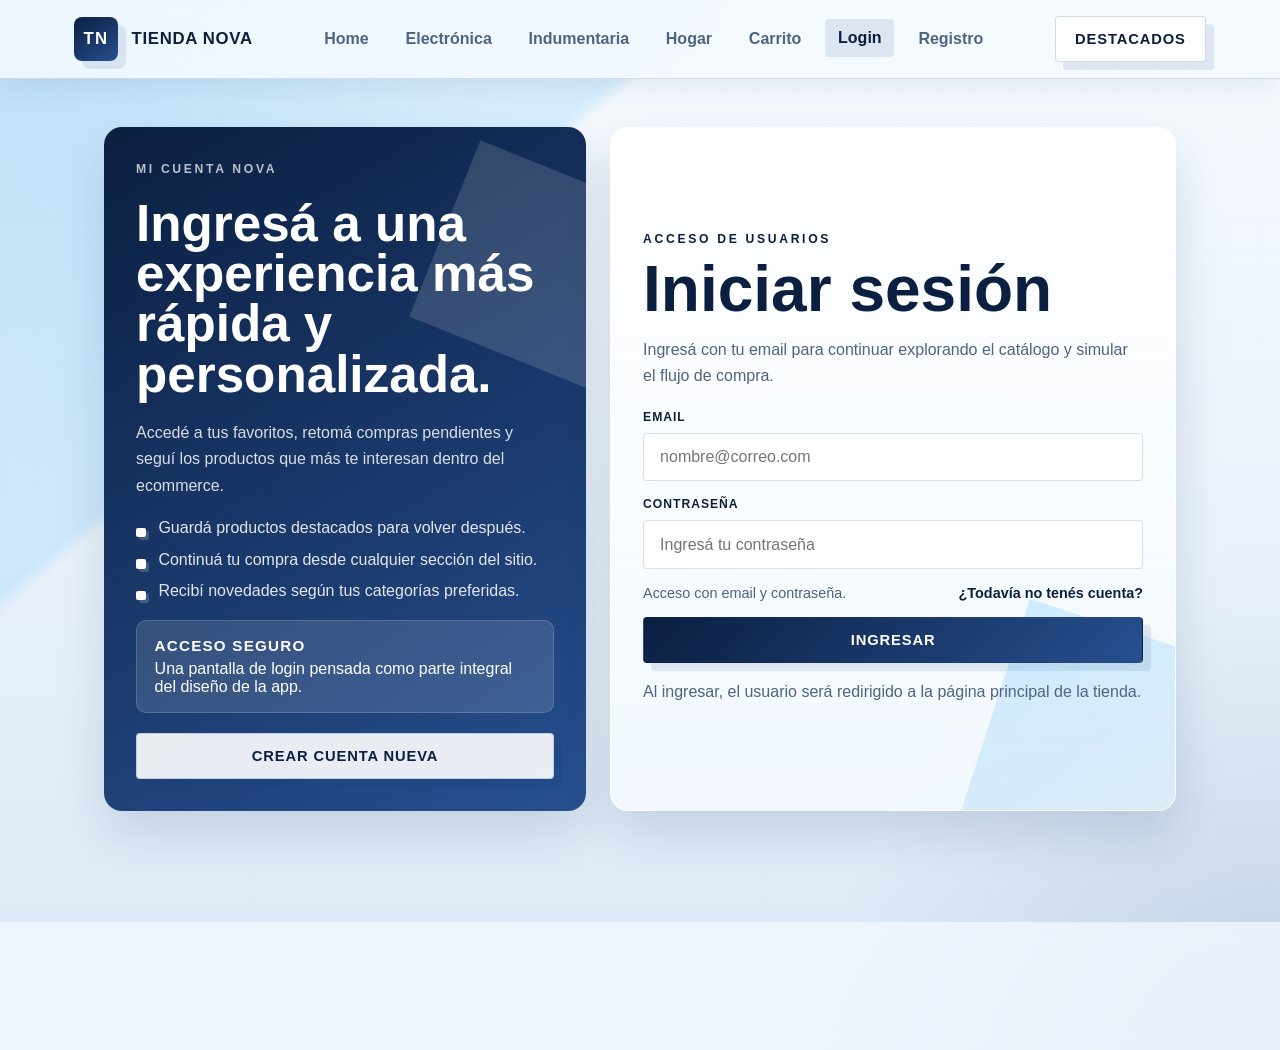
<file: index.html>
<!DOCTYPE html>
<html lang="es">
<head>
  <meta charset="UTF-8">
  <meta name="viewport" content="width=device-width, initial-scale=1.0">
  <title>Tienda Nova</title>
  <link rel="stylesheet" href="./css/styles.css">
</head>
<body class="page-home" data-page="home" data-base-path="." data-access="private">
  <header class="site-header" id="site-header"></header>

  <main class="container">
    <section class="hero">
      <div class="hero-layout">
        <div class="hero-copy">
          <p class="eyebrow">Tu tienda online</p>
          <h1>Diseño, tecnología y hogar en una sola vidriera.</h1>
          <p class="hero-text">
            Tienda Nova es un ecommerce conceptual con una identidad moderna,
            paleta propia y una estructura lista para crecer con catálogo,
            cuentas de usuario y experiencia de compra.
          </p>
          <div class="hero-actions">
            <a class="button" href="#destacados">Ver productos</a>
            <a class="button button-secondary" href="./pages/carrito.html">Ir al carrito</a>
          </div>
          <div class="hero-stats">
            <article class="hero-stat">
              <strong>24/48h</strong>
              <span>Entrega estimada en productos destacados seleccionados.</span>
            </article>
            <article class="hero-stat">
              <strong>3 rubros</strong>
              <span>Tecnología, moda y hogar dentro del mismo catálogo.</span>
            </article>
            <article class="hero-stat">
              <strong>UI propia</strong>
              <span>Una interfaz fría y limpia pensada para retener usuarios.</span>
            </article>
          </div>
        </div>

        <aside class="hero-panel">
          <span class="panel-badge">Drop destacado</span>
          <h2>Nova Wave Studio</h2>
          <p>
            Auriculares inalámbricos con perfil minimalista, batería extendida y
            una estética alineada con la identidad visual del shop.
          </p>
          <div class="panel-price">
            <strong>$129.999</strong>
            <span>$159.999</span>
          </div>
          <div class="panel-meta">
            <span>Bluetooth 5.3</span>
            <span>30 h de batería</span>
          </div>
          <a class="button button-secondary" href="./pages/electronica.html">Ver categoria</a>
        </aside>
      </div>
    </section>

    <section class="section" id="categorias">
      <div class="section-head">
        <div>
          <p class="eyebrow">Explorá</p>
          <h2>Categorías destacadas</h2>
        </div>
        <p class="section-copy">
          La portada ya tiene una sección de navegación visual hacia los tres
          rubros principales del ecommerce.
        </p>
      </div>
      <div class="card-grid">
        <article class="card category-card">
          <span class="card-tag">Tech picks</span>
          <h3>Electrónica</h3>
          <p>Audio, estudio, notebooks y accesorios pensados para productividad y entretenimiento.</p>
          <div class="card-meta">
            <span>Audio</span>
            <span>Notebooks</span>
            <span>Accesorios</span>
          </div>
          <a class="card-link" href="./pages/electronica.html">Explorar categoría</a>
        </article>

        <article class="card category-card">
          <span class="card-tag">Streetwear</span>
          <h3>Indumentaria</h3>
          <p>Prendas urbanas y esenciales con foco en básicos versátiles, cómodos y actuales.</p>
          <div class="card-meta">
            <span>Remeras</span>
            <span>Buzos</span>
            <span>Accesorios</span>
          </div>
          <a class="card-link" href="./pages/indumentaria.html">Explorar categoría</a>
        </article>

        <article class="card category-card">
          <span class="card-tag">Living edit</span>
          <h3>Hogar</h3>
          <p>Objetos funcionales y decorativos para cocina, organización y puesta en escena del espacio.</p>
          <div class="card-meta">
            <span>Cocina</span>
            <span>Decoración</span>
            <span>Orden</span>
          </div>
          <a class="card-link" href="./pages/hogar.html">Explorar categoría</a>
        </article>
      </div>
    </section>

    <section class="section" id="destacados">
      <div class="section-head">
        <div>
          <p class="eyebrow">Selección curada</p>
          <h2>Productos destacados</h2>
        </div>
        <p class="section-copy">
          La portada muestra productos definitivos de cada categoria cargados
          desde la fuente JSON del ecommerce.
        </p>
      </div>

      <div class="product-grid" data-product-grid></div>
    </section>
  </main>

  <footer class="site-footer">
    <div class="footer-shell">
      <div class="footer-brand">
        <strong>Tienda Nova</strong>
        <p>
          Ecommerce conceptual con identidad visual propia, catálogo estático y
          estructura lista para seguir creciendo en próximas etapas.
        </p>
      </div>
      <div class="footer-links">
        <a href="./index.html">Home</a>
        <a href="./pages/electronica.html">Electrónica</a>
        <a href="./pages/indumentaria.html">Indumentaria</a>
        <a href="./pages/hogar.html">Hogar</a>
        <a href="./pages/carrito.html">Carrito</a>
        <a href="./pages/login.html">Login</a>
        <a href="./pages/registro.html">Registro</a>
      </div>
    </div>
  </footer>
  <script src="./js/main.js"></script>
</body>
</html>
</file>
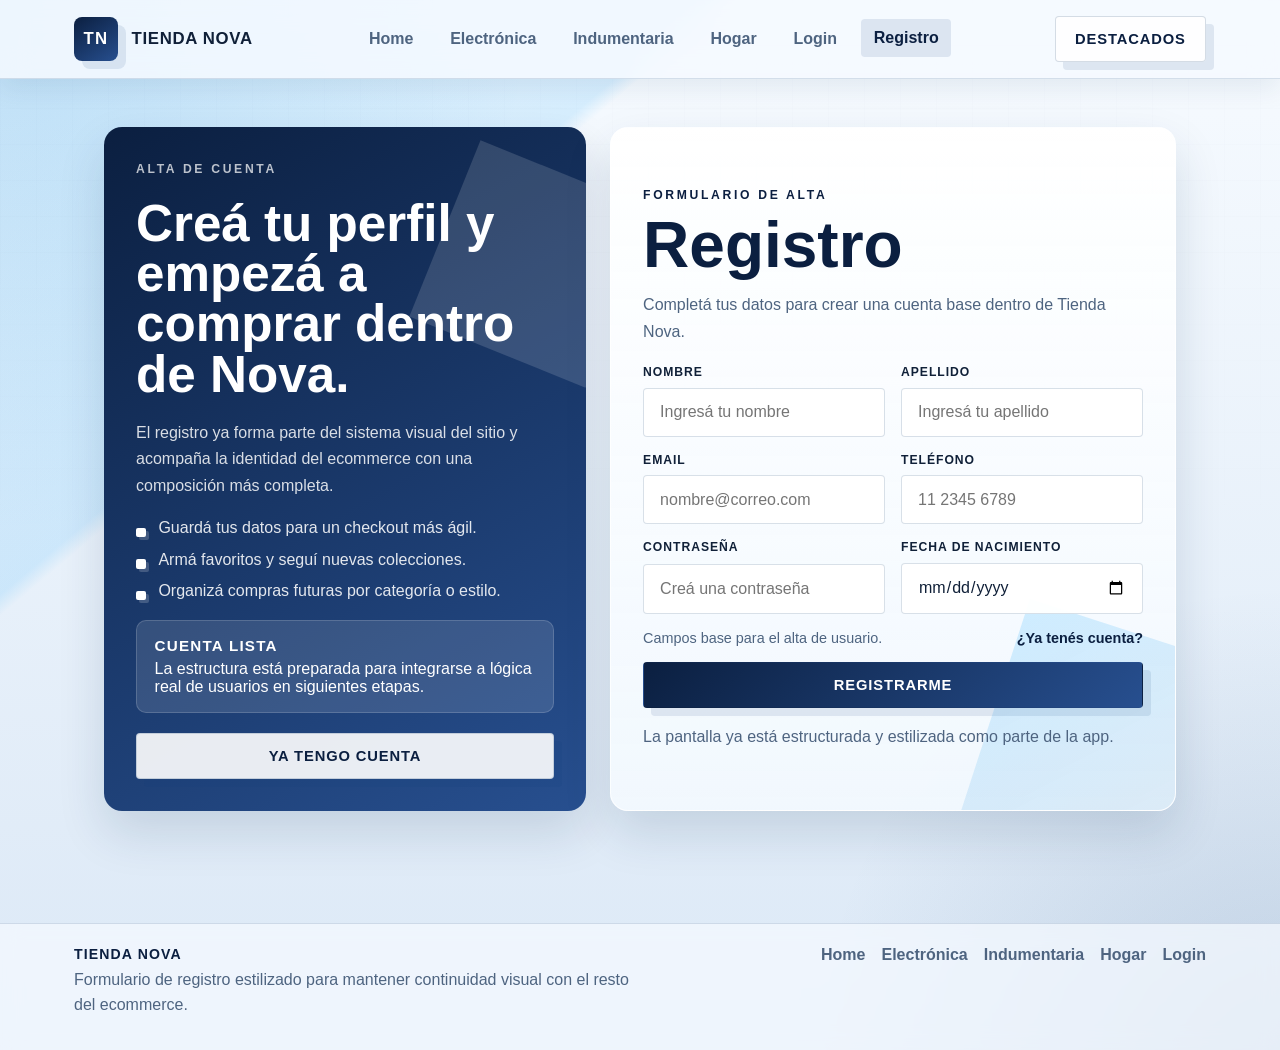
<file: registro.html>
<!DOCTYPE html>
<html lang="es">
<head>
  <meta charset="UTF-8">
  <meta name="viewport" content="width=device-width, initial-scale=1.0">
  <title>Tienda Nova | Registro</title>
  <link rel="stylesheet" href="styles.css">
</head>
<body class="page-registro">
  <header class="site-header">
    <nav class="navbar">
      <a class="brand" href="index.html" aria-label="Ir al inicio de Tienda Nova">
        <span class="brand-icon">TN</span>
        <span>Tienda Nova</span>
      </a>

      <div class="nav-links">
        <a href="index.html">Home</a>
        <a href="categorias/electronica.html">Electrónica</a>
        <a href="categorias/indumentaria.html">Indumentaria</a>
        <a href="categorias/hogar.html">Hogar</a>
        <a href="login.html">Login</a>
        <a class="nav-link-active" href="registro.html">Registro</a>
      </div>

      <a class="button button-secondary" href="index.html#destacados">Destacados</a>
    </nav>
  </header>

  <main class="container auth-container">
    <section class="auth-layout">
      <aside class="auth-aside">
        <p class="eyebrow">Alta de cuenta</p>
        <h1>Creá tu perfil y empezá a comprar dentro de Nova.</h1>
        <p>
          El registro ya forma parte del sistema visual del sitio y acompaña la
          identidad del ecommerce con una composición más completa.
        </p>
        <ul class="feature-list">
          <li>Guardá tus datos para un checkout más ágil.</li>
          <li>Armá favoritos y seguí nuevas colecciones.</li>
          <li>Organizá compras futuras por categoría o estilo.</li>
        </ul>
        <div class="auth-note">
          <strong>Cuenta lista</strong>
          <span>La estructura está preparada para integrarse a lógica real de usuarios en siguientes etapas.</span>
        </div>
        <a class="button button-secondary" href="login.html">Ya tengo cuenta</a>
      </aside>

      <section class="form-section auth-form-panel">
        <p class="eyebrow">Formulario de alta</p>
        <h1>Registro</h1>
        <p class="form-help">
          Completá tus datos para crear una cuenta base dentro de Tienda Nova.
        </p>
        <form class="form-card">
          <div class="form-grid">
            <div class="form-field">
              <label for="nombre">Nombre</label>
              <input id="nombre" name="nombre" type="text" placeholder="Ingresá tu nombre" required>
            </div>

            <div class="form-field">
              <label for="apellido">Apellido</label>
              <input id="apellido" name="apellido" type="text" placeholder="Ingresá tu apellido" required>
            </div>

            <div class="form-field">
              <label for="registro-email">Email</label>
              <input id="registro-email" name="email" type="email" placeholder="nombre@correo.com" required>
            </div>

            <div class="form-field">
              <label for="telefono">Teléfono</label>
              <input id="telefono" name="telefono" type="tel" placeholder="11 2345 6789" required>
            </div>

            <div class="form-field">
              <label for="registro-password">Contraseña</label>
              <input id="registro-password" name="password" type="password" placeholder="Creá una contraseña" required>
            </div>

            <div class="form-field">
              <label for="fecha-nacimiento">Fecha de nacimiento</label>
              <input id="fecha-nacimiento" name="fecha_nacimiento" type="date" required>
            </div>
          </div>

          <div class="form-extra">
            <span class="form-inline-note">Campos base para el alta de usuario.</span>
            <a class="text-link" href="login.html">¿Ya tenés cuenta?</a>
          </div>

          <button class="button" type="submit">Registrarme</button>
          <p class="form-help">La pantalla ya está estructurada y estilizada como parte de la app.</p>
        </form>
      </section>
    </section>
  </main>

  <footer class="site-footer">
    <div class="footer-shell">
      <div class="footer-brand">
        <strong>Tienda Nova</strong>
        <p>
          Formulario de registro estilizado para mantener continuidad visual con
          el resto del ecommerce.
        </p>
      </div>
      <div class="footer-links">
        <a href="index.html">Home</a>
        <a href="categorias/electronica.html">Electrónica</a>
        <a href="categorias/indumentaria.html">Indumentaria</a>
        <a href="categorias/hogar.html">Hogar</a>
        <a href="login.html">Login</a>
      </div>
    </div>
  </footer>
</body>
</html>
</file>
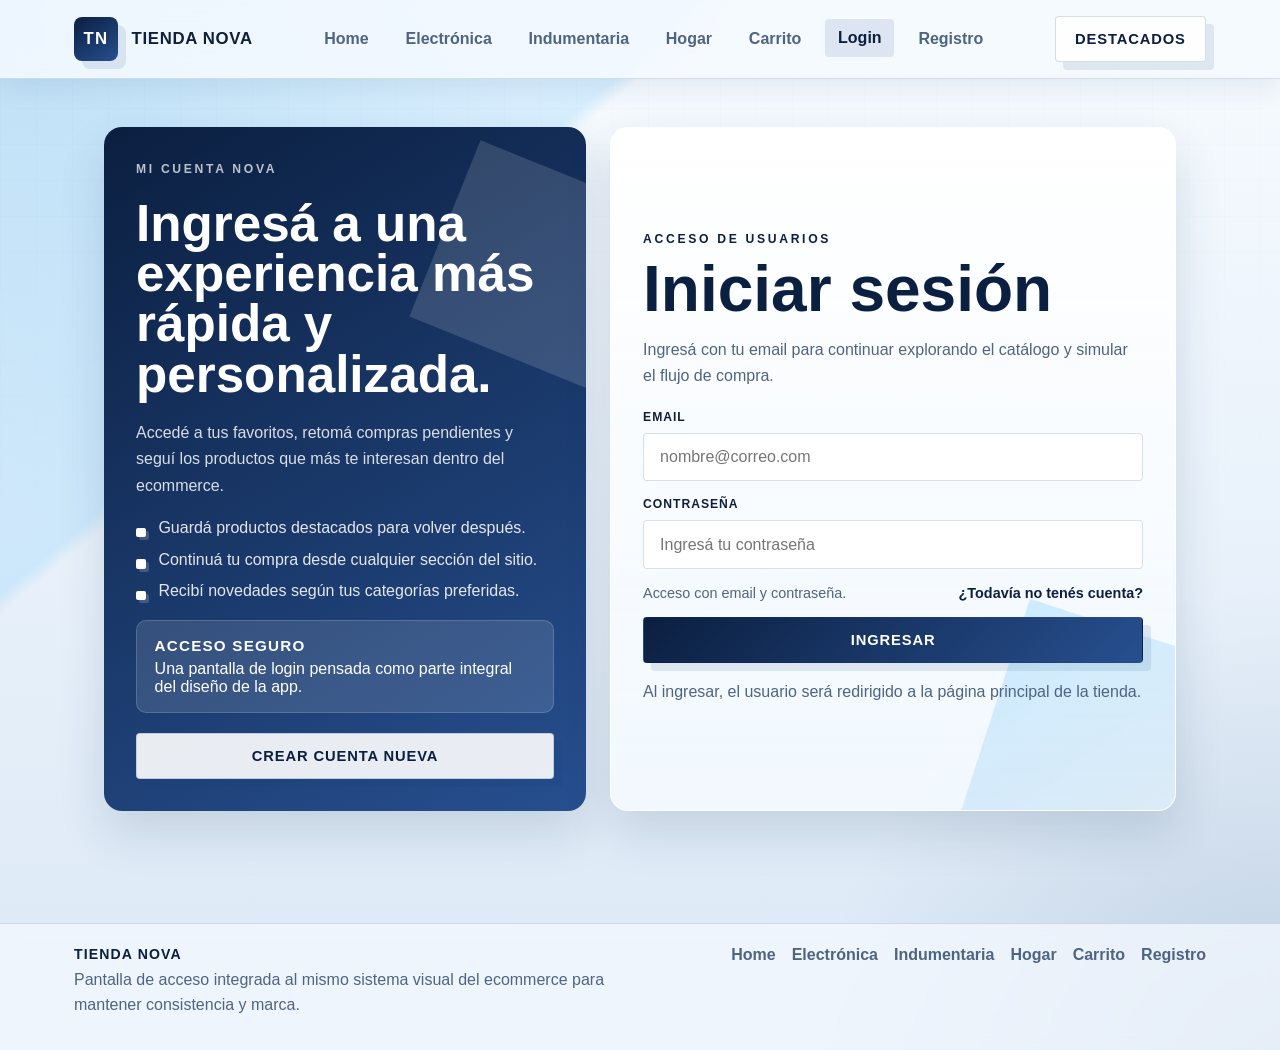
<file: pages/carrito.html>
<!DOCTYPE html>
<html lang="es">
<head>
  <meta charset="UTF-8">
  <meta name="viewport" content="width=device-width, initial-scale=1.0">
  <title>Tienda Nova | Carrito</title>
  <link rel="stylesheet" href="../css/styles.css">
</head>
<body class="page-carrito" data-page="carrito" data-base-path=".." data-access="private">
  <header class="site-header" id="site-header"></header>

  <main class="container">
    <section class="category-hero cart-hero">
      <div class="section-head section-head-compact">
        <div>
          <p class="eyebrow">Compra</p>
          <h1>Carrito</h1>
          <p>
            Revisa los productos agregados, ajusta cantidades y elimina lo que no quieras comprar.
          </p>
        </div>
        <div data-cart-summary></div>
      </div>
    </section>

    <section class="section">
      <div class="section-head">
        <div>
          <p class="eyebrow">Detalle</p>
          <h2>Productos seleccionados</h2>
        </div>
        <p class="section-copy">
          Los datos se leen desde la estructura guardada en localStorage.
        </p>
      </div>

      <div class="cart-list" data-cart-items></div>
    </section>
  </main>

  <footer class="site-footer">
    <div class="footer-shell">
      <div class="footer-brand">
        <strong>Tienda Nova</strong>
        <p>
          Carrito de compras conectado con localStorage para persistir los productos elegidos.
        </p>
      </div>
      <div class="footer-links">
        <a href="../index.html">Home</a>
        <a href="./electronica.html">Electrónica</a>
        <a href="./indumentaria.html">Indumentaria</a>
        <a href="./hogar.html">Hogar</a>
      </div>
    </div>
  </footer>
  <script src="../js/main.js"></script>
</body>
</html>
</file>
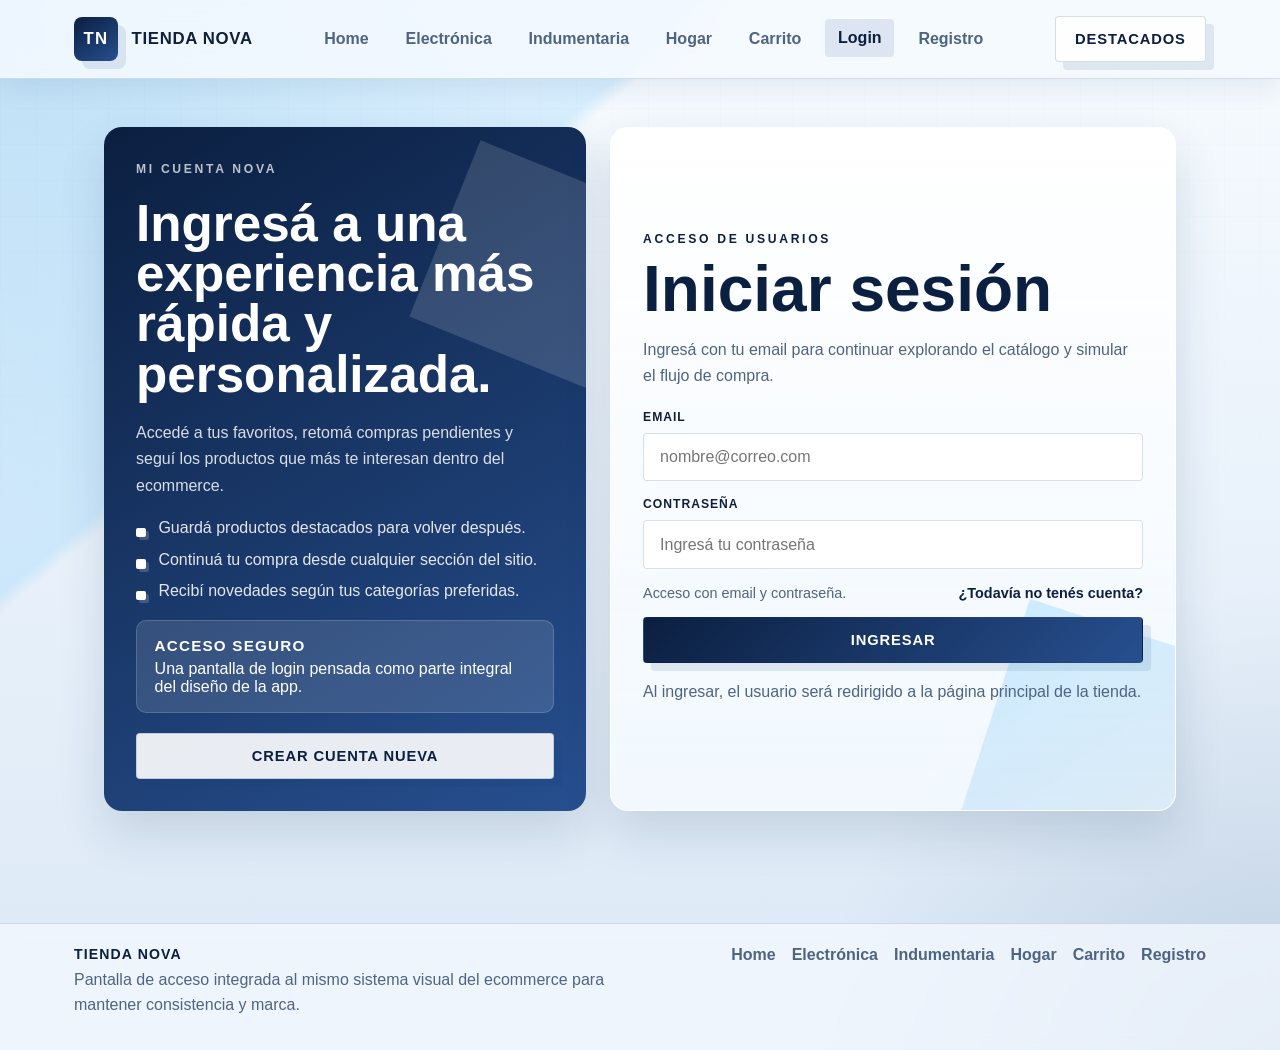
<file: pages/electronica.html>
<!DOCTYPE html>
<html lang="es">
<head>
  <meta charset="UTF-8">
  <meta name="viewport" content="width=device-width, initial-scale=1.0">
  <title>Tienda Nova | Electrónica</title>
  <link rel="stylesheet" href="../css/styles.css">
  <link rel="stylesheet" href="../css/categorias.css">
</head>
<body class="page-electronica" data-page="electronica" data-base-path=".." data-access="private">
  <header class="site-header" id="site-header"></header>

  <main class="container">
    <section class="category-hero">
      <div class="section-head section-head-compact">
        <div>
          <p class="eyebrow">Categoría</p>
          <h1>Electrónica</h1>
          <p>
            Descubrí productos de tecnología para estudio, trabajo y entretenimiento:
            audio, notebooks, periféricos y accesorios listos para un catálogo real.
          </p>
        </div>

        <div class="catalog-summary">
          <span class="summary-label">Selección Nova</span>
          <strong>3 productos definitivos</strong>
          <p>Cards cargadas desde JSON con precio, cantidad y accion de carrito.</p>
        </div>
      </div>
    </section>

    <section class="section">
      <div class="section-head">
        <div>
          <p class="eyebrow">Catálogo</p>
          <h2>Productos destacados</h2>
        </div>
        <p class="section-copy">
          Esta pagina consume la fuente JSON y muestra solo productos de electronica.
        </p>
      </div>

      <div class="product-grid" data-product-grid></div>
    </section>
  </main>

  <footer class="site-footer">
    <div class="footer-shell">
      <div class="footer-brand">
        <strong>Tienda Nova</strong>
        <p>
          Categoría de electrónica con cards prototipo listas para evolucionar a
          catálogo real.
        </p>
      </div>
      <div class="footer-links">
        <a href="../index.html">Home</a>
        <a href="./electronica.html">Electrónica</a>
        <a href="./indumentaria.html">Indumentaria</a>
        <a href="./hogar.html">Hogar</a>
        <a href="./carrito.html">Carrito</a>
        <a href="./login.html">Login</a>
      </div>
    </div>
  </footer>
  <script src="../js/main.js"></script>
</body>
</html>
</file>
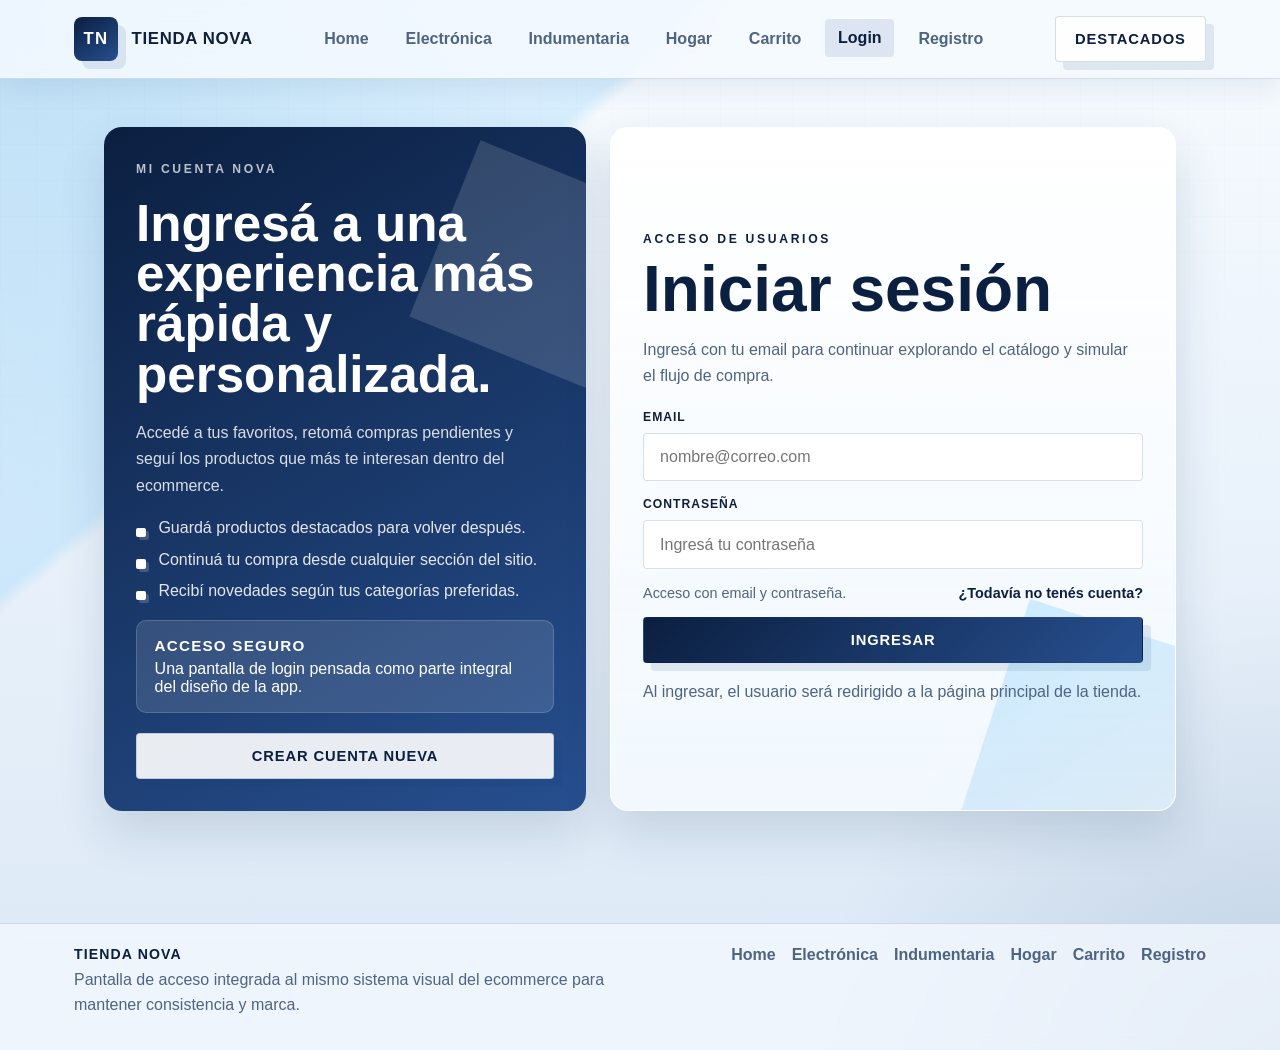
<file: pages/hogar.html>
<!DOCTYPE html>
<html lang="es">
<head>
  <meta charset="UTF-8">
  <meta name="viewport" content="width=device-width, initial-scale=1.0">
  <title>Tienda Nova | Hogar</title>
  <link rel="stylesheet" href="../css/styles.css">
  <link rel="stylesheet" href="../css/categorias.css">
</head>
<body class="page-hogar" data-page="hogar" data-base-path=".." data-access="private">
  <header class="site-header" id="site-header"></header>

  <main class="container">
    <section class="category-hero">
      <div class="section-head section-head-compact">
        <div>
          <p class="eyebrow">Categoría</p>
          <h1>Hogar</h1>
          <p>
            Encontrá artículos para organizar, decorar y equipar tus espacios con
            una propuesta limpia, funcional y lista para escalar a catálogo real.
          </p>
        </div>

        <div class="catalog-summary">
          <span class="summary-label">Selección Nova</span>
          <strong>3 productos definitivos</strong>
          <p>Cards cargadas desde JSON con precio, cantidad y accion de carrito.</p>
        </div>
      </div>
    </section>

    <section class="section">
      <div class="section-head">
        <div>
          <p class="eyebrow">Catálogo</p>
          <h2>Productos destacados</h2>
        </div>
        <p class="section-copy">
          Esta pagina consume la fuente JSON y muestra solo productos de hogar.
        </p>
      </div>

      <div class="product-grid" data-product-grid></div>
    </section>
  </main>

  <footer class="site-footer">
    <div class="footer-shell">
      <div class="footer-brand">
        <strong>Tienda Nova</strong>
        <p>
          Categoría de hogar con cards visuales y estructura de catálogo preparada para escalar.
        </p>
      </div>
      <div class="footer-links">
        <a href="../index.html">Home</a>
        <a href="./electronica.html">Electrónica</a>
        <a href="./indumentaria.html">Indumentaria</a>
        <a href="./hogar.html">Hogar</a>
        <a href="./carrito.html">Carrito</a>
        <a href="./registro.html">Registro</a>
      </div>
    </div>
  </footer>
  <script src="../js/main.js"></script>
</body>
</html>
</file>
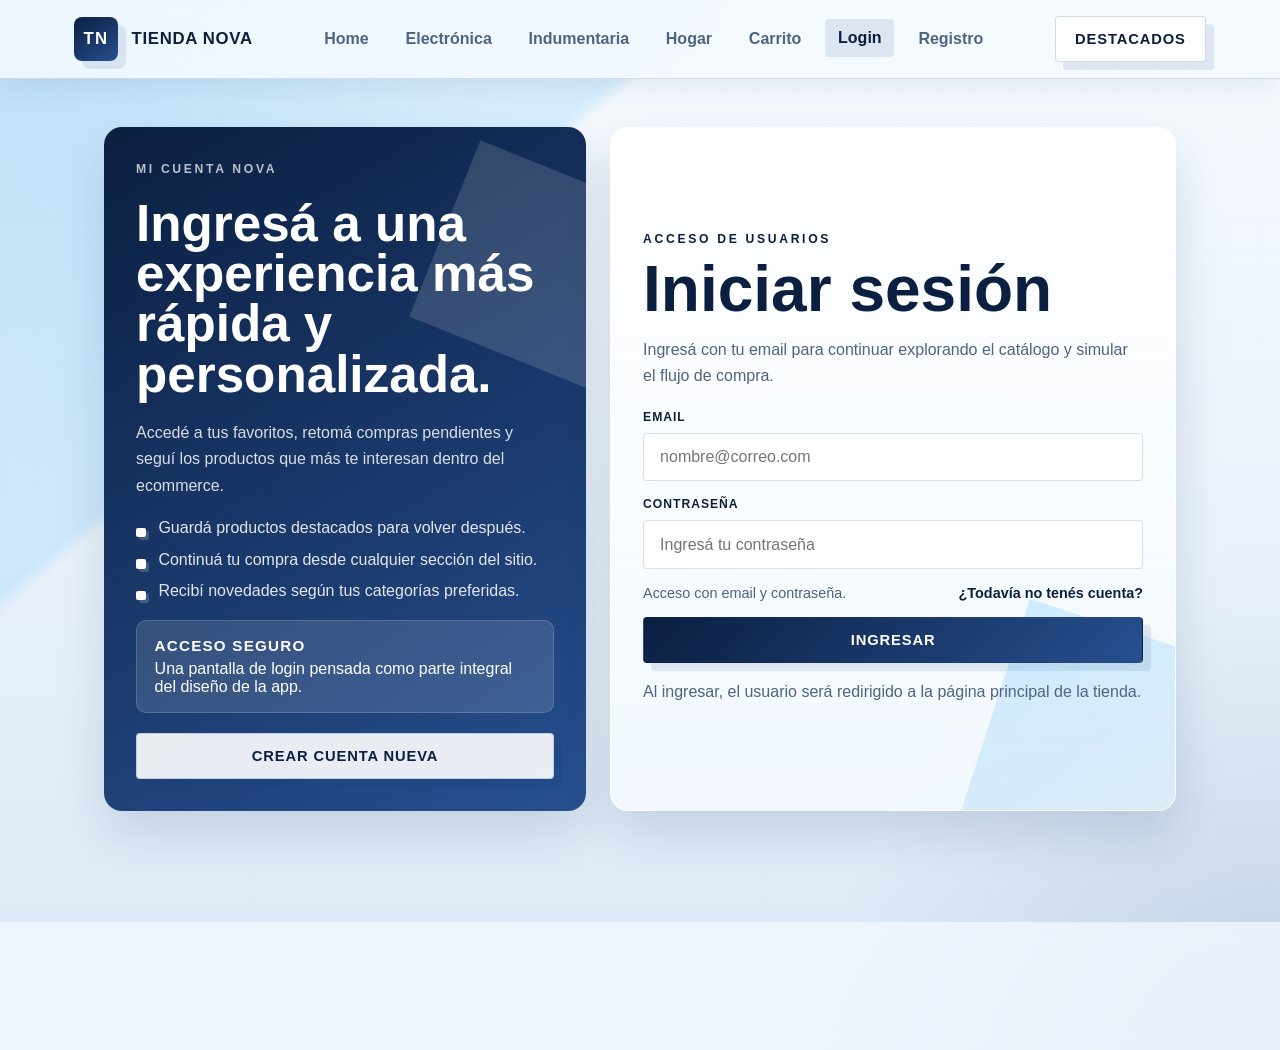
<file: pages/indumentaria.html>
<!DOCTYPE html>
<html lang="es">
<head>
  <meta charset="UTF-8">
  <meta name="viewport" content="width=device-width, initial-scale=1.0">
  <title>Tienda Nova | Indumentaria</title>
  <link rel="stylesheet" href="../css/styles.css">
  <link rel="stylesheet" href="../css/categorias.css">
</head>
<body class="page-indumentaria" data-page="indumentaria" data-base-path=".." data-access="private">
  <header class="site-header" id="site-header"></header>

  <main class="container">
    <section class="category-hero">
      <div class="section-head section-head-compact">
        <div>
          <p class="eyebrow">Categoría</p>
          <h1>Indumentaria</h1>
          <p>
            Explorá prendas cómodas y actuales para todos los días: básicos,
            abrigos livianos y accesorios con una línea visual coherente.
          </p>
        </div>

        <div class="catalog-summary">
          <span class="summary-label">Selección Nova</span>
          <strong>3 productos definitivos</strong>
          <p>Cards cargadas desde JSON con precio, cantidad y accion de carrito.</p>
        </div>
      </div>
    </section>

    <section class="section">
      <div class="section-head">
        <div>
          <p class="eyebrow">Catálogo</p>
          <h2>Productos destacados</h2>
        </div>
        <p class="section-copy">
          Esta pagina consume la fuente JSON y muestra solo productos de indumentaria.
        </p>
      </div>

      <div class="product-grid" data-product-grid></div>
    </section>
  </main>

  <footer class="site-footer">
    <div class="footer-shell">
      <div class="footer-brand">
        <strong>Tienda Nova</strong>
        <p>
          Categoría de indumentaria presentada como catálogo visual base para el ecommerce.
        </p>
      </div>
      <div class="footer-links">
        <a href="../index.html">Home</a>
        <a href="./electronica.html">Electrónica</a>
        <a href="./indumentaria.html">Indumentaria</a>
        <a href="./hogar.html">Hogar</a>
        <a href="./carrito.html">Carrito</a>
        <a href="./registro.html">Registro</a>
      </div>
    </div>
  </footer>
  <script src="../js/main.js"></script>
</body>
</html>
</file>
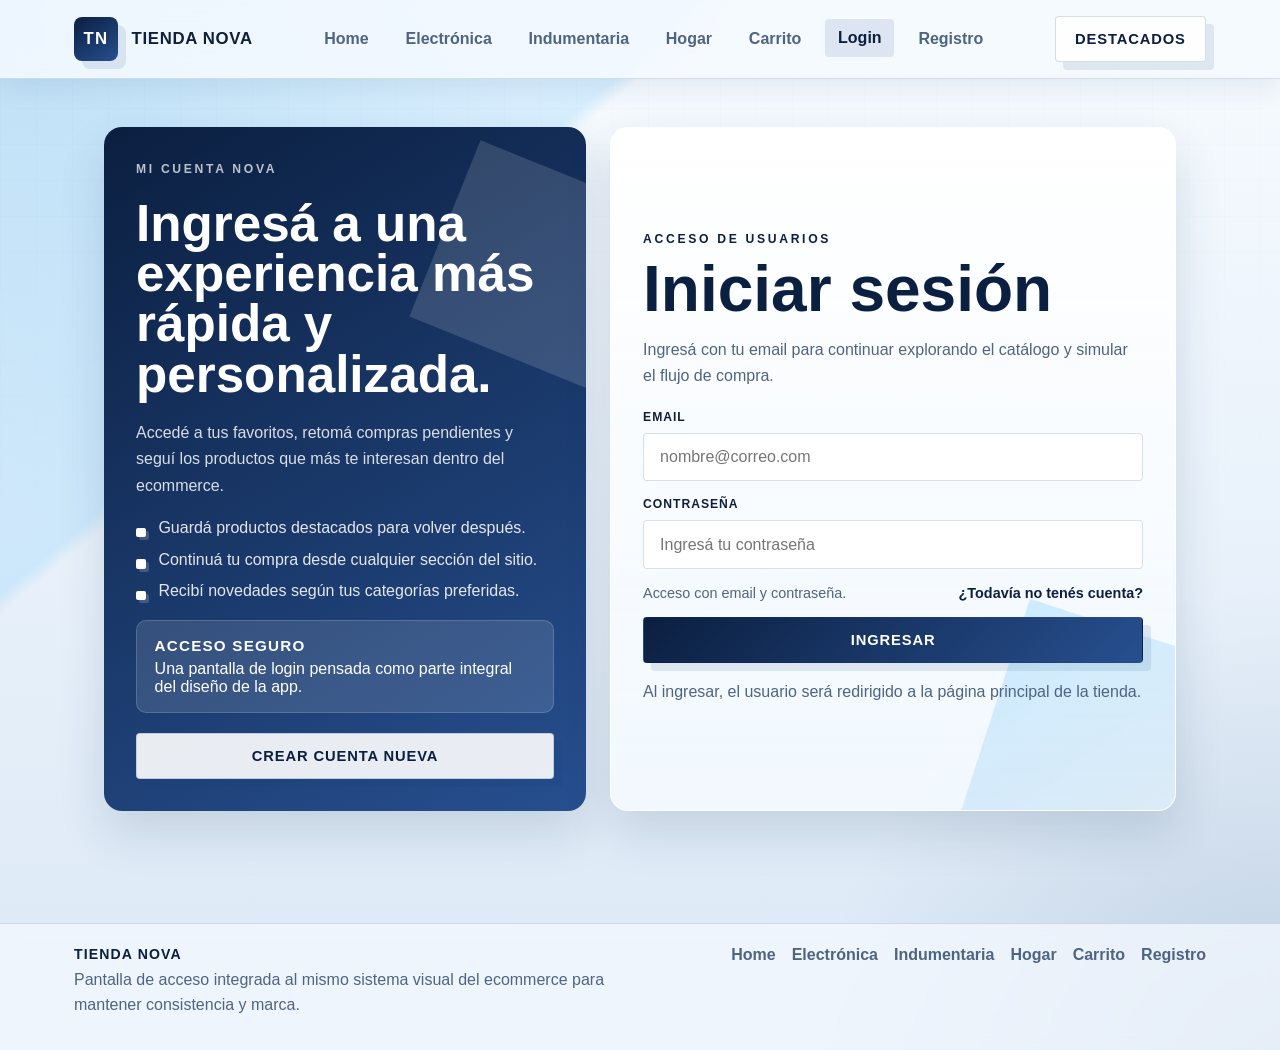
<file: pages/login.html>
<!DOCTYPE html>
<html lang="es">
<head>
  <meta charset="UTF-8">
  <meta name="viewport" content="width=device-width, initial-scale=1.0">
  <title>Tienda Nova | Login</title>
  <link rel="stylesheet" href="../css/styles.css">
</head>
<body class="page-login" data-page="login" data-base-path="..">
  <header class="site-header">
    <nav class="navbar">
      <a class="brand" href="../index.html" aria-label="Ir al inicio de Tienda Nova">
        <span class="brand-icon">TN</span>
        <span>Tienda Nova</span>
      </a>

      <div class="nav-links">
        <a href="../index.html">Home</a>
        <a href="./electronica.html">Electrónica</a>
        <a href="./indumentaria.html">Indumentaria</a>
        <a href="./hogar.html">Hogar</a>
        <a href="./carrito.html">Carrito</a>
        <a class="nav-link-active" href="./login.html">Login</a>
        <a href="./registro.html">Registro</a>
      </div>

      <a class="button button-secondary" href="../index.html#destacados">Destacados</a>
    </nav>
  </header>

  <main class="container auth-container">
    <section class="auth-layout">
      <aside class="auth-aside">
        <p class="eyebrow">Mi cuenta Nova</p>
        <h1>Ingresá a una experiencia más rápida y personalizada.</h1>
        <p>
          Accedé a tus favoritos, retomá compras pendientes y seguí los productos
          que más te interesan dentro del ecommerce.
        </p>
        <ul class="feature-list">
          <li>Guardá productos destacados para volver después.</li>
          <li>Continuá tu compra desde cualquier sección del sitio.</li>
          <li>Recibí novedades según tus categorías preferidas.</li>
        </ul>
        <div class="auth-note">
          <strong>Acceso seguro</strong>
          <span>Una pantalla de login pensada como parte integral del diseño de la app.</span>
        </div>
        <a class="button button-secondary" href="./registro.html">Crear cuenta nueva</a>
      </aside>

      <section class="form-section auth-form-panel">
        <p class="eyebrow">Acceso de usuarios</p>
        <h1>Iniciar sesión</h1>
        <p class="form-help">
          Ingresá con tu email para continuar explorando el catálogo y simular el
          flujo de compra.
        </p>
        <form class="form-card" id="login-form">
          <div class="form-field">
            <label for="login-email">Email</label>
            <input id="login-email" name="email" type="email" placeholder="nombre@correo.com" required>
          </div>

          <div class="form-field">
            <label for="login-password">Contraseña</label>
            <input id="login-password" name="password" type="password" placeholder="Ingresá tu contraseña" required>
          </div>

          <div class="form-extra">
            <span class="form-inline-note">Acceso con email y contraseña.</span>
            <a class="text-link" href="./registro.html">¿Todavía no tenés cuenta?</a>
          </div>

          <button class="button" type="submit">Ingresar</button>
          <p class="form-help">Al ingresar, el usuario será redirigido a la página principal de la tienda.</p>
        </form>
      </section>
    </section>
  </main>

  <footer class="site-footer">
    <div class="footer-shell">
      <div class="footer-brand">
        <strong>Tienda Nova</strong>
        <p>
          Pantalla de acceso integrada al mismo sistema visual del ecommerce para
          mantener consistencia y marca.
        </p>
      </div>
      <div class="footer-links">
        <a href="../index.html">Home</a>
        <a href="./electronica.html">Electrónica</a>
        <a href="./indumentaria.html">Indumentaria</a>
        <a href="./hogar.html">Hogar</a>
        <a href="./carrito.html">Carrito</a>
        <a href="./registro.html">Registro</a>
      </div>
    </div>
  </footer>
  <script src="../js/main.js"></script>
</body>
</html>
</file>
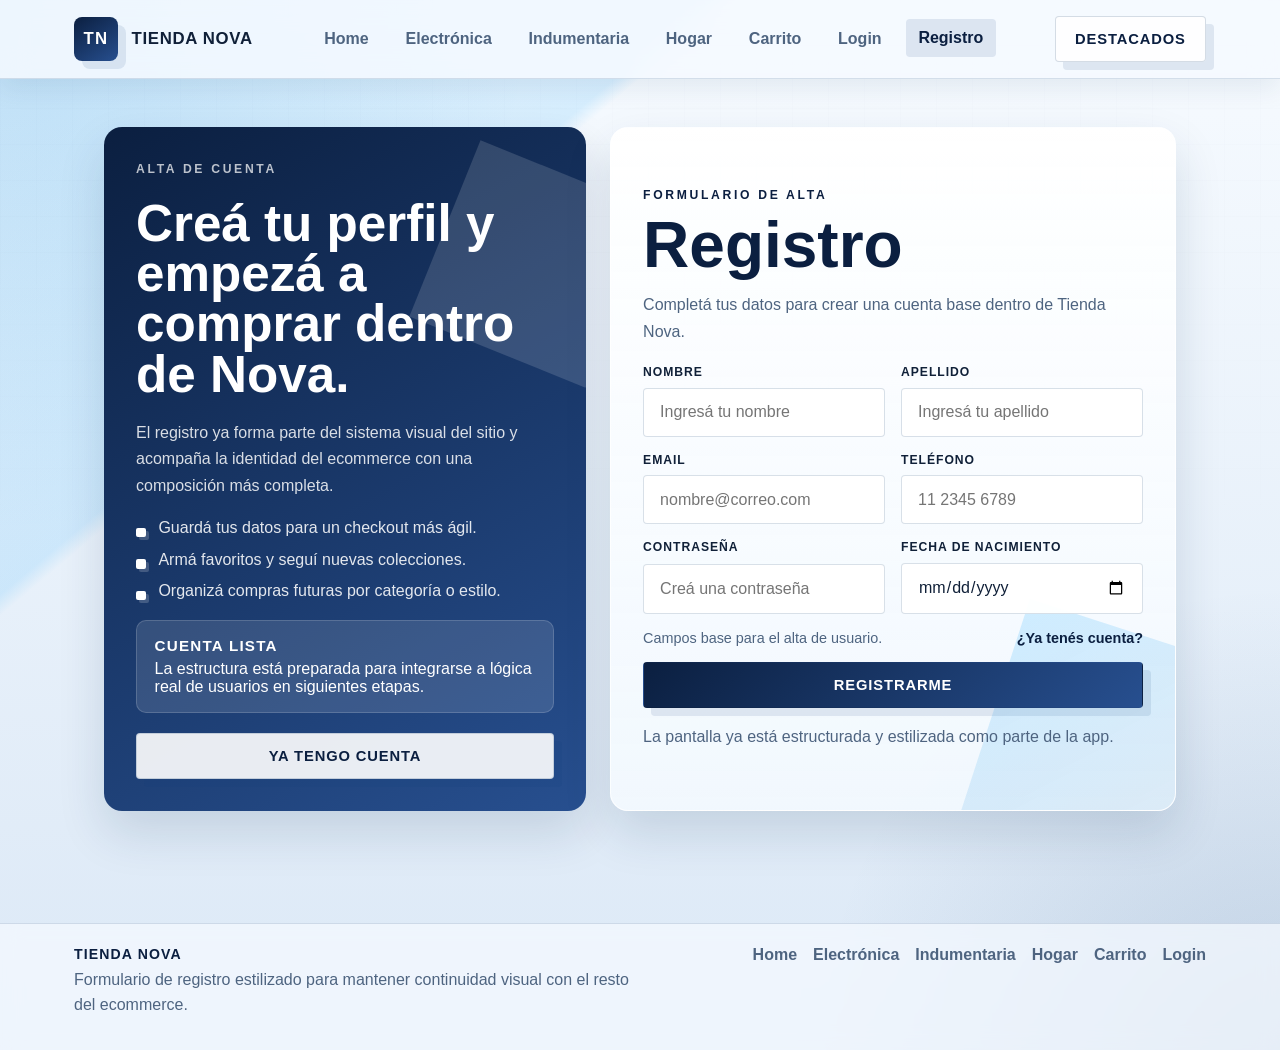
<file: pages/registro.html>
<!DOCTYPE html>
<html lang="es">
<head>
  <meta charset="UTF-8">
  <meta name="viewport" content="width=device-width, initial-scale=1.0">
  <title>Tienda Nova | Registro</title>
  <link rel="stylesheet" href="../css/styles.css">
</head>
<body class="page-registro" data-page="registro" data-base-path="..">
  <header class="site-header">
    <nav class="navbar">
      <a class="brand" href="../index.html" aria-label="Ir al inicio de Tienda Nova">
        <span class="brand-icon">TN</span>
        <span>Tienda Nova</span>
      </a>

      <div class="nav-links">
        <a href="../index.html">Home</a>
        <a href="./electronica.html">Electrónica</a>
        <a href="./indumentaria.html">Indumentaria</a>
        <a href="./hogar.html">Hogar</a>
        <a href="./carrito.html">Carrito</a>
        <a href="./login.html">Login</a>
        <a class="nav-link-active" href="./registro.html">Registro</a>
      </div>

      <a class="button button-secondary" href="../index.html#destacados">Destacados</a>
    </nav>
  </header>

  <main class="container auth-container">
    <section class="auth-layout">
      <aside class="auth-aside">
        <p class="eyebrow">Alta de cuenta</p>
        <h1>Creá tu perfil y empezá a comprar dentro de Nova.</h1>
        <p>
          El registro ya forma parte del sistema visual del sitio y acompaña la
          identidad del ecommerce con una composición más completa.
        </p>
        <ul class="feature-list">
          <li>Guardá tus datos para un checkout más ágil.</li>
          <li>Armá favoritos y seguí nuevas colecciones.</li>
          <li>Organizá compras futuras por categoría o estilo.</li>
        </ul>
        <div class="auth-note">
          <strong>Cuenta lista</strong>
          <span>La estructura está preparada para integrarse a lógica real de usuarios en siguientes etapas.</span>
        </div>
        <a class="button button-secondary" href="./login.html">Ya tengo cuenta</a>
      </aside>

      <section class="form-section auth-form-panel">
        <p class="eyebrow">Formulario de alta</p>
        <h1>Registro</h1>
        <p class="form-help">
          Completá tus datos para crear una cuenta base dentro de Tienda Nova.
        </p>
        <form class="form-card" id="register-form">
          <div class="form-grid">
            <div class="form-field">
              <label for="nombre">Nombre</label>
              <input id="nombre" name="nombre" type="text" placeholder="Ingresá tu nombre" required>
            </div>

            <div class="form-field">
              <label for="apellido">Apellido</label>
              <input id="apellido" name="apellido" type="text" placeholder="Ingresá tu apellido" required>
            </div>

            <div class="form-field">
              <label for="registro-email">Email</label>
              <input id="registro-email" name="email" type="email" placeholder="nombre@correo.com" required>
            </div>

            <div class="form-field">
              <label for="telefono">Teléfono</label>
              <input id="telefono" name="telefono" type="tel" placeholder="11 2345 6789" required>
            </div>

            <div class="form-field">
              <label for="registro-password">Contraseña</label>
              <input id="registro-password" name="password" type="password" placeholder="Creá una contraseña" required>
            </div>

            <div class="form-field">
              <label for="fecha-nacimiento">Fecha de nacimiento</label>
              <input id="fecha-nacimiento" name="fecha_nacimiento" type="date" required>
            </div>
          </div>

          <div class="form-extra">
            <span class="form-inline-note">Campos base para el alta de usuario.</span>
            <a class="text-link" href="./login.html">¿Ya tenés cuenta?</a>
          </div>

          <button class="button" type="submit">Registrarme</button>
          <p class="form-help">La pantalla ya está estructurada y estilizada como parte de la app.</p>
        </form>
      </section>
    </section>
  </main>

  <footer class="site-footer">
    <div class="footer-shell">
      <div class="footer-brand">
        <strong>Tienda Nova</strong>
        <p>
          Formulario de registro estilizado para mantener continuidad visual con
          el resto del ecommerce.
        </p>
      </div>
      <div class="footer-links">
        <a href="../index.html">Home</a>
        <a href="./electronica.html">Electrónica</a>
        <a href="./indumentaria.html">Indumentaria</a>
        <a href="./hogar.html">Hogar</a>
        <a href="./carrito.html">Carrito</a>
        <a href="./login.html">Login</a>
      </div>
    </div>
  </footer>
  <script src="../js/main.js"></script>
</body>
</html>
</file>
<file: css/styles.css>
:root {
  --bg: #dbe8f6;
  --surface: rgba(255, 255, 255, 0.84);
  --surface-strong: rgba(248, 252, 255, 0.94);
  --surface-tint: rgba(54, 168, 255, 0.12);
  --text: #102038;
  --muted: #4e6480;
  --accent: #3bb5ff;
  --accent-dark: #123e72;
  --border: rgba(18, 62, 114, 0.15);
  --shadow: 0 22px 48px rgba(17, 47, 84, 0.14);
  --radius-lg: 18px;
  --radius-md: 10px;
  --radius-sm: 4px;
}

* {
  box-sizing: border-box;
}

html {
  scroll-behavior: smooth;
}

body {
  margin: 0;
  min-height: 100vh;
  font-family: "Trebuchet MS", "Segoe UI", Tahoma, Geneva, Verdana, sans-serif;
  color: var(--text);
  background:
    linear-gradient(140deg, rgba(18, 62, 114, 0.06) 0%, rgba(59, 181, 255, 0.16) 28%, transparent 29%),
    radial-gradient(circle at top left, rgba(59, 181, 255, 0.24), transparent 32%),
    radial-gradient(circle at bottom right, rgba(18, 62, 114, 0.14), transparent 28%),
    linear-gradient(180deg, #f7fbff 0%, var(--bg) 100%);
  position: relative;
}

body::before {
  content: "";
  position: fixed;
  inset: 0;
  pointer-events: none;
  opacity: 0.4;
  background-image:
    linear-gradient(rgba(18, 62, 114, 0.06) 1px, transparent 1px),
    linear-gradient(90deg, rgba(18, 62, 114, 0.06) 1px, transparent 1px);
  background-size: 36px 36px;
  mask-image: linear-gradient(180deg, rgba(0, 0, 0, 0.48), transparent 85%);
}

body.page-home {
  --accent: #49bdff;
  --accent-dark: #0e457b;
}

body.page-login,
body.page-registro {
  --accent: #274f8f;
  --accent-dark: #0b1f40;
  --surface-tint: rgba(39, 79, 143, 0.12);
}

body.page-carrito {
  --accent: #2aa7a1;
  --accent-dark: #0b4d5c;
  --surface-tint: rgba(42, 167, 161, 0.13);
}

a {
  color: inherit;
  text-decoration: none;
}

p {
  margin-top: 0;
}

ul {
  margin: 0;
  padding: 0;
}

.site-header {
  position: sticky;
  top: 0;
  z-index: 10;
  backdrop-filter: blur(14px);
  background: rgba(245, 250, 255, 0.86);
  border-bottom: 1px solid var(--border);
  box-shadow: 0 10px 26px rgba(17, 47, 84, 0.08);
}

.navbar {
  max-width: 1180px;
  margin: 0 auto;
  padding: 1rem 1.5rem;
  display: flex;
  align-items: center;
  justify-content: space-between;
  gap: 1rem;
  flex-wrap: wrap;
}

.brand {
  display: inline-flex;
  align-items: center;
  gap: 0.85rem;
  font-size: 1.05rem;
  font-weight: 800;
  letter-spacing: 0.04em;
  text-transform: uppercase;
}

.brand-icon {
  width: 2.75rem;
  height: 2.75rem;
  display: inline-flex;
  align-items: center;
  justify-content: center;
  border-radius: 8px;
  background: linear-gradient(145deg, var(--accent-dark), var(--accent));
  color: #fff;
  letter-spacing: 0.08em;
  box-shadow: 8px 8px 0 rgba(18, 62, 114, 0.1);
}

.nav-links {
  display: flex;
  align-items: center;
  justify-content: center;
  gap: 0.7rem;
  flex-wrap: wrap;
}

.nav-links a {
  padding: 0.6rem 0.8rem;
  color: var(--muted);
  font-weight: 700;
  border-radius: var(--radius-sm);
  transition: transform 0.18s ease, color 0.18s ease, background-color 0.18s ease;
}

.nav-links a:hover,
.nav-links a:focus-visible,
.nav-links .nav-link-active {
  color: var(--accent-dark);
  background: var(--surface-tint);
  transform: translateY(-1px);
}

.session-actions {
  display: inline-flex;
  align-items: center;
  gap: 0.75rem;
  flex-wrap: wrap;
}

.user-chip,
.cart-count {
  display: inline-flex;
  align-items: center;
  justify-content: center;
  border-radius: var(--radius-sm);
  background: var(--surface-tint);
  color: var(--accent-dark);
  font-weight: 800;
}

.user-chip {
  min-height: 40px;
  padding: 0.5rem 0.75rem;
}

.cart-count {
  min-width: 1.55rem;
  min-height: 1.55rem;
  margin-left: 0.25rem;
  font-size: 0.78rem;
}

.container {
  max-width: 1180px;
  margin: 0 auto;
  padding: 3rem 1.5rem 4rem;
  position: relative;
}

.auth-container {
  max-width: 1120px;
}

.section {
  margin-top: 2.5rem;
}

.section-head {
  display: flex;
  align-items: flex-end;
  justify-content: space-between;
  gap: 1rem;
  flex-wrap: wrap;
  margin-bottom: 1.25rem;
}

.section-head .eyebrow {
  margin-bottom: 0.45rem;
}

.section-head-compact {
  align-items: flex-start;
}

.section-copy {
  max-width: 34rem;
  color: var(--muted);
  line-height: 1.65;
}

.hero,
.category-hero,
.form-section {
  position: relative;
  overflow: hidden;
  background: linear-gradient(180deg, rgba(255, 255, 255, 0.94), rgba(244, 250, 255, 0.84));
  border: 1px solid rgba(255, 255, 255, 0.72);
  border-radius: var(--radius-lg);
  box-shadow: var(--shadow);
  isolation: isolate;
}

.hero::before,
.category-hero::before,
.form-section::before {
  content: "";
  position: absolute;
  right: -52px;
  bottom: -60px;
  width: 240px;
  height: 240px;
  background: linear-gradient(135deg, rgba(59, 181, 255, 0.22), rgba(18, 62, 114, 0.06));
  transform: rotate(18deg);
  z-index: -1;
}

.hero {
  padding: 0;
}

.cart-hero {
  padding: 2rem;
  margin-bottom: 2rem;
}

.hero-layout {
  display: grid;
  grid-template-columns: minmax(0, 1.45fr) minmax(300px, 0.8fr);
  gap: 1rem;
  align-items: stretch;
  min-height: 420px;
}

.hero-copy {
  padding: 2.3rem;
  display: flex;
  flex-direction: column;
  justify-content: center;
}

.hero-copy h1 {
  max-width: 10ch;
}

.hero-panel {
  margin: 1rem 1rem 1rem 0;
  padding: 1.35rem;
  border-radius: var(--radius-md);
  background: linear-gradient(150deg, var(--accent-dark), var(--accent));
  color: #fff;
  display: grid;
  gap: 1rem;
  align-content: start;
  box-shadow: inset 0 1px 0 rgba(255, 255, 255, 0.14), var(--shadow);
}

.panel-badge {
  display: inline-flex;
  align-self: start;
  padding: 0.35rem 0.65rem;
  border-radius: var(--radius-sm);
  background: rgba(255, 255, 255, 0.16);
  border: 1px solid rgba(255, 255, 255, 0.2);
  font-size: 0.76rem;
  font-weight: 800;
  letter-spacing: 0.08em;
  text-transform: uppercase;
}

.hero-panel h2 {
  margin: 0;
  color: #fff;
}

.hero-panel p {
  margin: 0;
  color: rgba(255, 255, 255, 0.84);
  line-height: 1.65;
}

.panel-price strong {
  display: block;
  font-size: 2rem;
  line-height: 1;
}

.panel-price span {
  display: block;
  margin-top: 0.35rem;
  color: rgba(255, 255, 255, 0.72);
  text-decoration: line-through;
}

.panel-meta,
.card-meta,
.product-meta {
  display: flex;
  gap: 0.5rem;
  flex-wrap: wrap;
}

.panel-meta span,
.card-meta span,
.product-meta span {
  padding: 0.35rem 0.55rem;
  border-radius: var(--radius-sm);
  font-size: 0.78rem;
  font-weight: 700;
}

.panel-meta span {
  background: rgba(255, 255, 255, 0.16);
  border: 1px solid rgba(255, 255, 255, 0.16);
  color: #fff;
}

.eyebrow {
  margin: 0 0 0.75rem;
  color: var(--accent-dark);
  text-transform: uppercase;
  letter-spacing: 0.22em;
  font-size: 0.76rem;
  font-weight: 800;
}

h1,
h2,
h3 {
  margin-top: 0;
}

h1 {
  font-size: clamp(2.1rem, 5vw, 4rem);
  line-height: 0.98;
  margin-bottom: 1rem;
  color: var(--accent-dark);
}

h2 {
  font-size: clamp(1.45rem, 3vw, 2rem);
}

.hero-text,
.category-hero p,
.form-help {
  color: var(--muted);
  font-size: 1rem;
  line-height: 1.65;
}

.hero-actions {
  display: flex;
  gap: 1rem;
  flex-wrap: wrap;
  margin-top: 1rem;
}

.hero-stats {
  display: grid;
  grid-template-columns: repeat(3, minmax(0, 1fr));
  gap: 0.9rem;
  margin-top: 1.4rem;
}

.hero-stat {
  padding: 1rem;
  border-radius: var(--radius-md);
  background: var(--surface-tint);
  border: 1px solid rgba(18, 62, 114, 0.12);
}

.hero-stat strong {
  display: block;
  color: var(--accent-dark);
  font-size: 1.25rem;
  margin-bottom: 0.35rem;
}

.hero-stat span {
  color: var(--muted);
  line-height: 1.55;
  font-size: 0.92rem;
}

.card-grid,
.product-grid {
  display: grid;
  gap: 1.5rem;
}

.card-grid {
  grid-template-columns: repeat(auto-fit, minmax(220px, 1fr));
}

.product-grid {
  grid-template-columns: repeat(auto-fit, minmax(240px, 1fr));
}

.card {
  position: relative;
  overflow: hidden;
  padding: 1.5rem;
  background: var(--surface-strong);
  border: 1px solid var(--border);
  border-radius: var(--radius-md);
  box-shadow: var(--shadow);
}

.card::before {
  content: "";
  position: absolute;
  inset: 0 auto auto 0;
  width: 100%;
  height: 4px;
  background: linear-gradient(90deg, var(--accent-dark), var(--accent));
}

.category-card {
  display: grid;
  gap: 1rem;
  align-content: start;
  min-height: 100%;
}

.card-tag {
  display: inline-block;
  margin-bottom: 0.8rem;
  padding: 0.35rem 0.7rem;
  border-radius: var(--radius-sm);
  background: var(--surface-tint);
  color: var(--accent-dark);
  font-size: 0.82rem;
  font-weight: 800;
}

.card-link {
  display: inline-block;
  margin-top: auto;
  color: var(--accent-dark);
  font-weight: 800;
}

.card-meta span,
.product-meta span {
  background: var(--surface-tint);
  color: var(--accent-dark);
  border: 1px solid rgba(18, 62, 114, 0.1);
}

.product-card {
  display: flex;
  flex-direction: column;
  min-height: 100%;
  background: var(--surface-strong);
  border: 1px solid var(--border);
  border-radius: var(--radius-md);
  overflow: hidden;
  box-shadow: var(--shadow);
}

.product-media {
  position: relative;
  min-height: 180px;
  display: flex;
  overflow: hidden;
}

.product-media::after {
  content: "";
  position: absolute;
  right: -22px;
  bottom: -48px;
  width: 150px;
  height: 150px;
  background: rgba(255, 255, 255, 0.18);
  transform: rotate(26deg);
}

.product-image {
  width: 100%;
  height: 100%;
  min-height: 180px;
  object-fit: cover;
}

.product-media-overlay {
  position: absolute;
  inset: 0;
  z-index: 1;
  padding: 1rem;
  display: flex;
  flex-direction: column;
  justify-content: space-between;
  background: linear-gradient(180deg, rgba(8, 27, 57, 0.16), rgba(8, 27, 57, 0.78));
}

.product-media-label {
  position: relative;
  z-index: 1;
  display: inline-flex;
  align-self: start;
  padding: 0.35rem 0.65rem;
  border-radius: var(--radius-sm);
  background: rgba(255, 255, 255, 0.18);
  border: 1px solid rgba(255, 255, 255, 0.18);
  color: #fff;
  font-size: 0.74rem;
  font-weight: 800;
  letter-spacing: 0.08em;
  text-transform: uppercase;
}

.product-media strong {
  position: relative;
  z-index: 1;
  max-width: 9ch;
  color: #fff;
  font-size: 1.7rem;
  line-height: 0.95;
}

.tone-sky {
  background: linear-gradient(145deg, #13a8ff, #0a3967);
}

.tone-navy {
  background: linear-gradient(145deg, #21447b, #081b39);
}

.tone-indigo {
  background: linear-gradient(145deg, #486fff, #1d2f69);
}

.tone-teal {
  background: linear-gradient(145deg, #2fbdd4, #125166);
}

.product-body {
  display: grid;
  gap: 0.9rem;
  padding: 1.25rem;
  flex: 1;
}

.product-title {
  margin: 0;
  font-size: 1.3rem;
  color: var(--text);
}

.product-description {
  margin: 0;
  color: var(--muted);
  line-height: 1.6;
}

.product-footer {
  display: flex;
  justify-content: space-between;
  align-items: flex-end;
  gap: 1rem;
  flex-wrap: wrap;
  margin-top: auto;
}

.product-price strong {
  display: block;
  color: var(--accent-dark);
  font-size: 1.35rem;
}

.product-price span {
  color: var(--muted);
  font-size: 0.88rem;
  text-decoration: line-through;
}

.quantity-selector {
  display: flex;
  align-items: center;
  justify-content: space-between;
  gap: 0.85rem;
  padding-top: 0.2rem;
}

.quantity-label {
  color: var(--muted);
  font-size: 0.92rem;
  font-weight: 700;
}

.quantity-controls {
  display: inline-flex;
  align-items: center;
  gap: 0.7rem;
}

.quantity-button {
  width: 2.2rem;
  height: 2.2rem;
  border: 1px solid rgba(18, 62, 114, 0.18);
  border-radius: 999px;
  background: var(--surface-tint);
  color: var(--accent-dark);
  font-size: 1.1rem;
  font-weight: 800;
  cursor: pointer;
}

.quantity-value {
  min-width: 1.2rem;
  text-align: center;
  color: var(--accent-dark);
  font-weight: 800;
}

.product-actions {
  display: grid;
  gap: 0.85rem;
  padding-top: 0.15rem;
}

.state-message {
  grid-column: 1 / -1;
  margin: 0;
  padding: 1rem 1.1rem;
  border: 1px solid var(--border);
  border-radius: var(--radius-md);
  background: var(--surface-strong);
  color: var(--muted);
  font-weight: 700;
}

.state-message-error {
  color: #8a2432;
  border-color: rgba(138, 36, 50, 0.18);
  background: rgba(255, 245, 247, 0.9);
}

.button-logout {
  box-shadow: none;
}

.button-small {
  min-height: 40px;
  padding: 0.7rem 1rem;
  font-size: 0.8rem;
}

.button {
  display: inline-flex;
  align-items: center;
  justify-content: center;
  min-height: 46px;
  padding: 0.85rem 1.2rem;
  border: 1px solid transparent;
  border-radius: var(--radius-sm);
  background: linear-gradient(135deg, var(--accent-dark), var(--accent));
  color: #fff;
  font-weight: 800;
  font-size: 0.92rem;
  letter-spacing: 0.06em;
  text-transform: uppercase;
  cursor: pointer;
  box-shadow: 8px 8px 0 rgba(18, 62, 114, 0.1);
  transition: transform 0.18s ease, box-shadow 0.18s ease, background-color 0.18s ease;
}

.button:hover,
.button:focus-visible {
  transform: translate(-2px, -2px);
  box-shadow: 10px 10px 0 rgba(18, 62, 114, 0.12);
}

.button:active {
  transform: translate(0, 0);
  box-shadow: 6px 6px 0 rgba(18, 62, 114, 0.1);
}

.button-secondary {
  background: rgba(255, 255, 255, 0.9);
  color: var(--accent-dark);
  border-color: rgba(18, 62, 114, 0.18);
}

.button-secondary:hover,
.button-secondary:focus-visible {
  background: #eef7ff;
}

.button-small {
  min-height: 40px;
  padding: 0.72rem 0.95rem;
  font-size: 0.82rem;
  box-shadow: 5px 5px 0 rgba(18, 62, 114, 0.1);
}

.text-link {
  color: var(--accent-dark);
  font-weight: 700;
}

.text-link:hover,
.text-link:focus-visible {
  text-decoration: underline;
}

.cart-list {
  display: grid;
  gap: 1rem;
}

.cart-item,
.cart-empty,
.cart-summary {
  background: var(--surface-strong);
  border: 1px solid var(--border);
  border-radius: var(--radius-md);
  box-shadow: var(--shadow);
}

.cart-item {
  display: grid;
  grid-template-columns: 150px minmax(0, 1fr) auto;
  gap: 1.2rem;
  align-items: center;
  padding: 1rem;
}

.cart-item-image {
  width: 100%;
  aspect-ratio: 1;
  object-fit: cover;
  border-radius: var(--radius-sm);
}

.cart-item-body {
  display: grid;
  gap: 0.65rem;
}

.cart-item-body h2 {
  margin: 0;
  color: var(--text);
  font-size: 1.25rem;
}

.cart-item-body p {
  margin: 0;
  color: var(--muted);
  font-weight: 700;
}

.cart-item-total {
  display: grid;
  justify-items: end;
  gap: 0.85rem;
}

.cart-item-total strong {
  color: var(--accent-dark);
  font-size: 1.35rem;
}

.cart-empty {
  padding: 2rem;
}

.cart-empty h2 {
  color: var(--accent-dark);
}

.cart-empty p {
  color: var(--muted);
  line-height: 1.65;
}

.cart-summary {
  min-width: 250px;
  max-width: 320px;
  padding: 1rem 1.15rem;
  background: var(--surface-tint);
  box-shadow: inset 0 1px 0 rgba(255, 255, 255, 0.36);
}

.cart-summary .summary-label {
  display: inline-block;
  margin-bottom: 0.35rem;
  color: var(--accent-dark);
  text-transform: uppercase;
  letter-spacing: 0.12em;
  font-size: 0.74rem;
  font-weight: 800;
}

.cart-summary strong {
  display: block;
  color: var(--accent-dark);
  font-size: 1.45rem;
}

.cart-summary p {
  margin: 0.4rem 0 0;
  color: var(--muted);
  line-height: 1.55;
}

.auth-layout {
  display: grid;
  grid-template-columns: minmax(0, 0.92fr) minmax(0, 1.08fr);
  gap: 1.5rem;
  align-items: stretch;
}

.auth-aside {
  position: relative;
  overflow: hidden;
  padding: 2rem;
  border-radius: var(--radius-lg);
  background: linear-gradient(150deg, var(--accent-dark), var(--accent));
  color: #fff;
  box-shadow: var(--shadow);
  display: grid;
  gap: 1.25rem;
  align-content: start;
}

.auth-aside::before {
  content: "";
  position: absolute;
  right: -42px;
  top: 42px;
  width: 190px;
  height: 190px;
  background: rgba(255, 255, 255, 0.14);
  transform: rotate(22deg);
}

.auth-aside .eyebrow {
  color: rgba(255, 255, 255, 0.72);
}

.auth-aside h1 {
  margin-bottom: 0;
  color: #fff;
  font-size: clamp(2rem, 4vw, 3.3rem);
}

.auth-aside p {
  margin: 0;
  color: rgba(255, 255, 255, 0.84);
  line-height: 1.65;
}

.feature-list {
  list-style: none;
  display: grid;
  gap: 0.85rem;
}

.feature-list li {
  position: relative;
  padding-left: 1.4rem;
  color: rgba(255, 255, 255, 0.88);
}

.feature-list li::before {
  content: "";
  position: absolute;
  left: 0;
  top: 0.55rem;
  width: 0.6rem;
  height: 0.6rem;
  border-radius: 2px;
  background: #fff;
  box-shadow: 3px 3px 0 rgba(255, 255, 255, 0.18);
}

.auth-note {
  padding: 1rem 1.1rem;
  background: rgba(255, 255, 255, 0.12);
  border: 1px solid rgba(255, 255, 255, 0.16);
  border-radius: var(--radius-md);
  display: grid;
  gap: 0.35rem;
}

.auth-note strong {
  font-size: 0.95rem;
  text-transform: uppercase;
  letter-spacing: 0.08em;
}

.form-section {
  padding: 2rem;
}

.auth-form-panel {
  display: flex;
  flex-direction: column;
  justify-content: center;
}

.form-card {
  display: grid;
  gap: 1rem;
  margin-top: 1.25rem;
}

.form-grid {
  display: grid;
  grid-template-columns: repeat(2, minmax(0, 1fr));
  gap: 1rem;
}

.form-field {
  display: grid;
  gap: 0.55rem;
}

.form-card label {
  color: var(--text);
  font-weight: 800;
  text-transform: uppercase;
  letter-spacing: 0.08em;
  font-size: 0.76rem;
}

.form-card input {
  width: 100%;
  padding: 0.9rem 1rem;
  border: 1px solid rgba(18, 62, 114, 0.16);
  border-radius: var(--radius-sm);
  background: rgba(255, 255, 255, 0.96);
  color: var(--text);
  font: inherit;
  transition: border-color 0.18s ease, box-shadow 0.18s ease, transform 0.18s ease;
}

.form-card input:focus {
  outline: none;
  border-color: var(--accent);
  box-shadow: 0 0 0 4px rgba(59, 181, 255, 0.16);
  transform: translateY(-1px);
}

.form-extra {
  display: flex;
  justify-content: space-between;
  align-items: center;
  gap: 1rem;
  flex-wrap: wrap;
  font-size: 0.9rem;
}

.form-inline-note {
  color: var(--muted);
}

.form-help {
  margin: 0;
}

.site-footer {
  margin-top: 3rem;
  border-top: 1px solid var(--border);
  background: rgba(245, 250, 255, 0.72);
  backdrop-filter: blur(10px);
}

.footer-shell {
  max-width: 1180px;
  margin: 0 auto;
  padding: 1.4rem 1.5rem 2rem;
  display: flex;
  justify-content: space-between;
  gap: 1rem;
  flex-wrap: wrap;
}

.footer-brand {
  display: grid;
  gap: 0.3rem;
  max-width: 36rem;
}

.footer-brand strong {
  color: var(--accent-dark);
  text-transform: uppercase;
  letter-spacing: 0.08em;
  font-size: 0.88rem;
}

.footer-brand p {
  margin: 0;
  color: var(--muted);
  line-height: 1.6;
}

.footer-links {
  display: flex;
  gap: 1rem;
  flex-wrap: wrap;
  align-items: flex-start;
}

.footer-links a {
  color: var(--muted);
  font-weight: 700;
}

.footer-links a:hover,
.footer-links a:focus-visible {
  color: var(--accent-dark);
}

@media (max-width: 980px) {
  .hero-layout,
  .auth-layout {
    grid-template-columns: 1fr;
  }

  .hero-copy h1 {
    max-width: none;
  }

  .hero-panel {
    margin: 0 2rem 2rem;
  }

  .section-head {
    align-items: flex-start;
  }
}

@media (max-width: 780px) {
  .navbar {
    justify-content: center;
  }

  .nav-links {
    width: 100%;
  }

  .session-actions {
    justify-content: center;
    width: 100%;
  }

  .container {
    padding-top: 2rem;
  }

  .hero-copy,
  .category-hero,
  .form-section,
  .auth-aside {
    padding: 1.6rem;
  }

  .hero-stats,
  .form-grid {
    grid-template-columns: 1fr;
  }

  .cart-item {
    grid-template-columns: 110px minmax(0, 1fr);
  }

  .cart-item-total {
    grid-column: 1 / -1;
    justify-items: stretch;
  }

  .hero-panel {
    margin: 0 1.6rem 1.6rem;
  }

  .button {
    box-shadow: 5px 5px 0 rgba(18, 62, 114, 0.1);
  }

  .footer-shell {
    flex-direction: column;
  }
}

@media (max-width: 560px) {
  .brand {
    width: 100%;
    justify-content: center;
  }

  .hero-actions,
  .nav-links,
  .footer-links {
    gap: 0.6rem;
  }

  .hero-panel {
    margin: 0 1rem 1rem;
  }

  .product-footer,
  .form-extra,
  .cart-item {
    align-items: stretch;
  }

  .button {
    width: 100%;
  }

  .section {
    margin-top: 2rem;
  }
}
</file>
<file: styles.css>
:root {
  --bg: #dbe8f6;
  --surface: rgba(255, 255, 255, 0.84);
  --surface-strong: rgba(248, 252, 255, 0.94);
  --surface-tint: rgba(54, 168, 255, 0.12);
  --text: #102038;
  --muted: #4e6480;
  --accent: #3bb5ff;
  --accent-dark: #123e72;
  --border: rgba(18, 62, 114, 0.15);
  --shadow: 0 22px 48px rgba(17, 47, 84, 0.14);
  --radius-lg: 18px;
  --radius-md: 10px;
  --radius-sm: 4px;
}

* {
  box-sizing: border-box;
}

html {
  scroll-behavior: smooth;
}

body {
  margin: 0;
  min-height: 100vh;
  font-family: "Trebuchet MS", "Segoe UI", Tahoma, Geneva, Verdana, sans-serif;
  color: var(--text);
  background:
    linear-gradient(140deg, rgba(18, 62, 114, 0.06) 0%, rgba(59, 181, 255, 0.16) 28%, transparent 29%),
    radial-gradient(circle at top left, rgba(59, 181, 255, 0.24), transparent 32%),
    radial-gradient(circle at bottom right, rgba(18, 62, 114, 0.14), transparent 28%),
    linear-gradient(180deg, #f7fbff 0%, var(--bg) 100%);
  position: relative;
}

body::before {
  content: "";
  position: fixed;
  inset: 0;
  pointer-events: none;
  opacity: 0.4;
  background-image:
    linear-gradient(rgba(18, 62, 114, 0.06) 1px, transparent 1px),
    linear-gradient(90deg, rgba(18, 62, 114, 0.06) 1px, transparent 1px);
  background-size: 36px 36px;
  mask-image: linear-gradient(180deg, rgba(0, 0, 0, 0.48), transparent 85%);
}

body.page-home {
  --accent: #49bdff;
  --accent-dark: #0e457b;
}

body.page-login,
body.page-registro {
  --accent: #274f8f;
  --accent-dark: #0b1f40;
  --surface-tint: rgba(39, 79, 143, 0.12);
}

body.page-electronica {
  --accent: #14a6ff;
  --accent-dark: #08355f;
  --surface-tint: rgba(20, 166, 255, 0.12);
}

body.page-indumentaria {
  --accent: #487eff;
  --accent-dark: #182f6b;
  --surface-tint: rgba(72, 126, 255, 0.12);
}

body.page-hogar {
  --accent: #37b8d4;
  --accent-dark: #0f4a65;
  --surface-tint: rgba(55, 184, 212, 0.13);
}

a {
  color: inherit;
  text-decoration: none;
}

p {
  margin-top: 0;
}

ul {
  margin: 0;
  padding: 0;
}

.site-header {
  position: sticky;
  top: 0;
  z-index: 10;
  backdrop-filter: blur(14px);
  background: rgba(245, 250, 255, 0.86);
  border-bottom: 1px solid var(--border);
  box-shadow: 0 10px 26px rgba(17, 47, 84, 0.08);
}

.navbar {
  max-width: 1180px;
  margin: 0 auto;
  padding: 1rem 1.5rem;
  display: flex;
  align-items: center;
  justify-content: space-between;
  gap: 1rem;
  flex-wrap: wrap;
}

.brand {
  display: inline-flex;
  align-items: center;
  gap: 0.85rem;
  font-size: 1.05rem;
  font-weight: 800;
  letter-spacing: 0.04em;
  text-transform: uppercase;
}

.brand-icon {
  width: 2.75rem;
  height: 2.75rem;
  display: inline-flex;
  align-items: center;
  justify-content: center;
  border-radius: 8px;
  background: linear-gradient(145deg, var(--accent-dark), var(--accent));
  color: #fff;
  letter-spacing: 0.08em;
  box-shadow: 8px 8px 0 rgba(18, 62, 114, 0.1);
}

.nav-links {
  display: flex;
  align-items: center;
  justify-content: center;
  gap: 0.7rem;
  flex-wrap: wrap;
}

.nav-links a {
  padding: 0.6rem 0.8rem;
  color: var(--muted);
  font-weight: 700;
  border-radius: var(--radius-sm);
  transition: transform 0.18s ease, color 0.18s ease, background-color 0.18s ease;
}

.nav-links a:hover,
.nav-links a:focus-visible,
.nav-links .nav-link-active {
  color: var(--accent-dark);
  background: var(--surface-tint);
  transform: translateY(-1px);
}

.container {
  max-width: 1180px;
  margin: 0 auto;
  padding: 3rem 1.5rem 4rem;
  position: relative;
}

.auth-container {
  max-width: 1120px;
}

.section {
  margin-top: 2.5rem;
}

.section-head {
  display: flex;
  align-items: flex-end;
  justify-content: space-between;
  gap: 1rem;
  flex-wrap: wrap;
  margin-bottom: 1.25rem;
}

.section-head .eyebrow {
  margin-bottom: 0.45rem;
}

.section-head-compact {
  align-items: flex-start;
}

.section-copy {
  max-width: 34rem;
  color: var(--muted);
  line-height: 1.65;
}

.hero,
.category-hero,
.form-section {
  position: relative;
  overflow: hidden;
  background: linear-gradient(180deg, rgba(255, 255, 255, 0.94), rgba(244, 250, 255, 0.84));
  border: 1px solid rgba(255, 255, 255, 0.72);
  border-radius: var(--radius-lg);
  box-shadow: var(--shadow);
  isolation: isolate;
}

.hero::before,
.category-hero::before,
.form-section::before {
  content: "";
  position: absolute;
  right: -52px;
  bottom: -60px;
  width: 240px;
  height: 240px;
  background: linear-gradient(135deg, rgba(59, 181, 255, 0.22), rgba(18, 62, 114, 0.06));
  transform: rotate(18deg);
  z-index: -1;
}

.hero {
  padding: 0;
}

.hero-layout {
  display: grid;
  grid-template-columns: minmax(0, 1.45fr) minmax(300px, 0.8fr);
  gap: 1rem;
  align-items: stretch;
  min-height: 420px;
}

.hero-copy {
  padding: 2.3rem;
  display: flex;
  flex-direction: column;
  justify-content: center;
}

.hero-copy h1 {
  max-width: 10ch;
}

.hero-panel {
  margin: 1rem 1rem 1rem 0;
  padding: 1.35rem;
  border-radius: var(--radius-md);
  background: linear-gradient(150deg, var(--accent-dark), var(--accent));
  color: #fff;
  display: grid;
  gap: 1rem;
  align-content: start;
  box-shadow: inset 0 1px 0 rgba(255, 255, 255, 0.14), var(--shadow);
}

.panel-badge {
  display: inline-flex;
  align-self: start;
  padding: 0.35rem 0.65rem;
  border-radius: var(--radius-sm);
  background: rgba(255, 255, 255, 0.16);
  border: 1px solid rgba(255, 255, 255, 0.2);
  font-size: 0.76rem;
  font-weight: 800;
  letter-spacing: 0.08em;
  text-transform: uppercase;
}

.hero-panel h2 {
  margin: 0;
  color: #fff;
}

.hero-panel p {
  margin: 0;
  color: rgba(255, 255, 255, 0.84);
  line-height: 1.65;
}

.panel-price strong {
  display: block;
  font-size: 2rem;
  line-height: 1;
}

.panel-price span {
  display: block;
  margin-top: 0.35rem;
  color: rgba(255, 255, 255, 0.72);
  text-decoration: line-through;
}

.panel-meta,
.card-meta,
.product-meta {
  display: flex;
  gap: 0.5rem;
  flex-wrap: wrap;
}

.panel-meta span,
.card-meta span,
.product-meta span {
  padding: 0.35rem 0.55rem;
  border-radius: var(--radius-sm);
  font-size: 0.78rem;
  font-weight: 700;
}

.panel-meta span {
  background: rgba(255, 255, 255, 0.16);
  border: 1px solid rgba(255, 255, 255, 0.16);
  color: #fff;
}

.category-hero {
  padding: 2rem;
  margin-bottom: 2rem;
}

.catalog-summary {
  min-width: 250px;
  max-width: 320px;
  padding: 1rem 1.15rem;
  background: var(--surface-tint);
  border: 1px solid rgba(18, 62, 114, 0.12);
  border-radius: var(--radius-md);
  box-shadow: inset 0 1px 0 rgba(255, 255, 255, 0.36);
}

.summary-label {
  display: inline-block;
  margin-bottom: 0.35rem;
  color: var(--accent-dark);
  text-transform: uppercase;
  letter-spacing: 0.12em;
  font-size: 0.74rem;
  font-weight: 800;
}

.catalog-summary strong {
  display: block;
  color: var(--accent-dark);
  font-size: 1.15rem;
}

.catalog-summary p {
  margin: 0.4rem 0 0;
  color: var(--muted);
  line-height: 1.55;
}

.eyebrow {
  margin: 0 0 0.75rem;
  color: var(--accent-dark);
  text-transform: uppercase;
  letter-spacing: 0.22em;
  font-size: 0.76rem;
  font-weight: 800;
}

h1,
h2,
h3 {
  margin-top: 0;
}

h1 {
  font-size: clamp(2.1rem, 5vw, 4rem);
  line-height: 0.98;
  margin-bottom: 1rem;
  color: var(--accent-dark);
}

h2 {
  font-size: clamp(1.45rem, 3vw, 2rem);
}

.hero-text,
.category-hero p,
.form-help {
  color: var(--muted);
  font-size: 1rem;
  line-height: 1.65;
}

.hero-actions {
  display: flex;
  gap: 1rem;
  flex-wrap: wrap;
  margin-top: 1rem;
}

.hero-stats {
  display: grid;
  grid-template-columns: repeat(3, minmax(0, 1fr));
  gap: 0.9rem;
  margin-top: 1.4rem;
}

.hero-stat {
  padding: 1rem;
  border-radius: var(--radius-md);
  background: var(--surface-tint);
  border: 1px solid rgba(18, 62, 114, 0.12);
}

.hero-stat strong {
  display: block;
  color: var(--accent-dark);
  font-size: 1.25rem;
  margin-bottom: 0.35rem;
}

.hero-stat span {
  color: var(--muted);
  line-height: 1.55;
  font-size: 0.92rem;
}

.card-grid,
.product-grid {
  display: grid;
  gap: 1.5rem;
}

.card-grid {
  grid-template-columns: repeat(auto-fit, minmax(220px, 1fr));
}

.product-grid {
  grid-template-columns: repeat(auto-fit, minmax(240px, 1fr));
}

.card {
  position: relative;
  overflow: hidden;
  padding: 1.5rem;
  background: var(--surface-strong);
  border: 1px solid var(--border);
  border-radius: var(--radius-md);
  box-shadow: var(--shadow);
}

.card::before {
  content: "";
  position: absolute;
  inset: 0 auto auto 0;
  width: 100%;
  height: 4px;
  background: linear-gradient(90deg, var(--accent-dark), var(--accent));
}

.category-card {
  display: grid;
  gap: 1rem;
  align-content: start;
  min-height: 100%;
}

.card-tag {
  display: inline-block;
  margin-bottom: 0.8rem;
  padding: 0.35rem 0.7rem;
  border-radius: var(--radius-sm);
  background: var(--surface-tint);
  color: var(--accent-dark);
  font-size: 0.82rem;
  font-weight: 800;
}

.card-link {
  display: inline-block;
  margin-top: auto;
  color: var(--accent-dark);
  font-weight: 800;
}

.card-meta span,
.product-meta span {
  background: var(--surface-tint);
  color: var(--accent-dark);
  border: 1px solid rgba(18, 62, 114, 0.1);
}

.product-card {
  display: flex;
  flex-direction: column;
  min-height: 100%;
  background: var(--surface-strong);
  border: 1px solid var(--border);
  border-radius: var(--radius-md);
  overflow: hidden;
  box-shadow: var(--shadow);
}

.product-media {
  position: relative;
  min-height: 180px;
  display: flex;
  overflow: hidden;
}

.product-media::after {
  content: "";
  position: absolute;
  right: -22px;
  bottom: -48px;
  width: 150px;
  height: 150px;
  background: rgba(255, 255, 255, 0.18);
  transform: rotate(26deg);
}

.product-image {
  width: 100%;
  height: 100%;
  min-height: 180px;
  object-fit: cover;
}

.product-media-overlay {
  position: absolute;
  inset: 0;
  z-index: 1;
  padding: 1rem;
  display: flex;
  flex-direction: column;
  justify-content: space-between;
  background: linear-gradient(180deg, rgba(8, 27, 57, 0.16), rgba(8, 27, 57, 0.78));
}

.product-media-label {
  position: relative;
  z-index: 1;
  display: inline-flex;
  align-self: start;
  padding: 0.35rem 0.65rem;
  border-radius: var(--radius-sm);
  background: rgba(255, 255, 255, 0.18);
  border: 1px solid rgba(255, 255, 255, 0.18);
  color: #fff;
  font-size: 0.74rem;
  font-weight: 800;
  letter-spacing: 0.08em;
  text-transform: uppercase;
}

.product-media strong {
  position: relative;
  z-index: 1;
  max-width: 9ch;
  color: #fff;
  font-size: 1.7rem;
  line-height: 0.95;
}

.tone-sky {
  background: linear-gradient(145deg, #13a8ff, #0a3967);
}

.tone-navy {
  background: linear-gradient(145deg, #21447b, #081b39);
}

.tone-indigo {
  background: linear-gradient(145deg, #486fff, #1d2f69);
}

.tone-teal {
  background: linear-gradient(145deg, #2fbdd4, #125166);
}

.product-body {
  display: grid;
  gap: 0.9rem;
  padding: 1.25rem;
  flex: 1;
}

.product-title {
  margin: 0;
  font-size: 1.3rem;
  color: var(--text);
}

.product-description {
  margin: 0;
  color: var(--muted);
  line-height: 1.6;
}

.product-footer {
  display: flex;
  justify-content: space-between;
  align-items: flex-end;
  gap: 1rem;
  flex-wrap: wrap;
  margin-top: auto;
}

.product-price strong {
  display: block;
  color: var(--accent-dark);
  font-size: 1.35rem;
}

.product-price span {
  color: var(--muted);
  font-size: 0.88rem;
  text-decoration: line-through;
}

.quantity-selector {
  display: flex;
  align-items: center;
  justify-content: space-between;
  gap: 0.85rem;
  padding-top: 0.2rem;
}

.quantity-label {
  color: var(--muted);
  font-size: 0.92rem;
  font-weight: 700;
}

.quantity-controls {
  display: inline-flex;
  align-items: center;
  gap: 0.7rem;
}

.quantity-button {
  width: 2.2rem;
  height: 2.2rem;
  border: 1px solid rgba(18, 62, 114, 0.18);
  border-radius: 999px;
  background: var(--surface-tint);
  color: var(--accent-dark);
  font-size: 1.1rem;
  font-weight: 800;
  cursor: pointer;
}

.quantity-value {
  min-width: 1.2rem;
  text-align: center;
  color: var(--accent-dark);
  font-weight: 800;
}

.button-logout {
  box-shadow: none;
}

.button-small {
  min-height: 40px;
  padding: 0.7rem 1rem;
  font-size: 0.8rem;
}

.button {
  display: inline-flex;
  align-items: center;
  justify-content: center;
  min-height: 46px;
  padding: 0.85rem 1.2rem;
  border: 1px solid transparent;
  border-radius: var(--radius-sm);
  background: linear-gradient(135deg, var(--accent-dark), var(--accent));
  color: #fff;
  font-weight: 800;
  font-size: 0.92rem;
  letter-spacing: 0.06em;
  text-transform: uppercase;
  cursor: pointer;
  box-shadow: 8px 8px 0 rgba(18, 62, 114, 0.1);
  transition: transform 0.18s ease, box-shadow 0.18s ease, background-color 0.18s ease;
}

.button:hover,
.button:focus-visible {
  transform: translate(-2px, -2px);
  box-shadow: 10px 10px 0 rgba(18, 62, 114, 0.12);
}

.button:active {
  transform: translate(0, 0);
  box-shadow: 6px 6px 0 rgba(18, 62, 114, 0.1);
}

.button-secondary {
  background: rgba(255, 255, 255, 0.9);
  color: var(--accent-dark);
  border-color: rgba(18, 62, 114, 0.18);
}

.button-secondary:hover,
.button-secondary:focus-visible {
  background: #eef7ff;
}

.button-small {
  min-height: 40px;
  padding: 0.72rem 0.95rem;
  font-size: 0.82rem;
  box-shadow: 5px 5px 0 rgba(18, 62, 114, 0.1);
}

.text-link {
  color: var(--accent-dark);
  font-weight: 700;
}

.text-link:hover,
.text-link:focus-visible {
  text-decoration: underline;
}

.auth-layout {
  display: grid;
  grid-template-columns: minmax(0, 0.92fr) minmax(0, 1.08fr);
  gap: 1.5rem;
  align-items: stretch;
}

.auth-aside {
  position: relative;
  overflow: hidden;
  padding: 2rem;
  border-radius: var(--radius-lg);
  background: linear-gradient(150deg, var(--accent-dark), var(--accent));
  color: #fff;
  box-shadow: var(--shadow);
  display: grid;
  gap: 1.25rem;
  align-content: start;
}

.auth-aside::before {
  content: "";
  position: absolute;
  right: -42px;
  top: 42px;
  width: 190px;
  height: 190px;
  background: rgba(255, 255, 255, 0.14);
  transform: rotate(22deg);
}

.auth-aside .eyebrow {
  color: rgba(255, 255, 255, 0.72);
}

.auth-aside h1 {
  margin-bottom: 0;
  color: #fff;
  font-size: clamp(2rem, 4vw, 3.3rem);
}

.auth-aside p {
  margin: 0;
  color: rgba(255, 255, 255, 0.84);
  line-height: 1.65;
}

.feature-list {
  list-style: none;
  display: grid;
  gap: 0.85rem;
}

.feature-list li {
  position: relative;
  padding-left: 1.4rem;
  color: rgba(255, 255, 255, 0.88);
}

.feature-list li::before {
  content: "";
  position: absolute;
  left: 0;
  top: 0.55rem;
  width: 0.6rem;
  height: 0.6rem;
  border-radius: 2px;
  background: #fff;
  box-shadow: 3px 3px 0 rgba(255, 255, 255, 0.18);
}

.auth-note {
  padding: 1rem 1.1rem;
  background: rgba(255, 255, 255, 0.12);
  border: 1px solid rgba(255, 255, 255, 0.16);
  border-radius: var(--radius-md);
  display: grid;
  gap: 0.35rem;
}

.auth-note strong {
  font-size: 0.95rem;
  text-transform: uppercase;
  letter-spacing: 0.08em;
}

.form-section {
  padding: 2rem;
}

.auth-form-panel {
  display: flex;
  flex-direction: column;
  justify-content: center;
}

.form-card {
  display: grid;
  gap: 1rem;
  margin-top: 1.25rem;
}

.form-grid {
  display: grid;
  grid-template-columns: repeat(2, minmax(0, 1fr));
  gap: 1rem;
}

.form-field {
  display: grid;
  gap: 0.55rem;
}

.form-card label {
  color: var(--text);
  font-weight: 800;
  text-transform: uppercase;
  letter-spacing: 0.08em;
  font-size: 0.76rem;
}

.form-card input {
  width: 100%;
  padding: 0.9rem 1rem;
  border: 1px solid rgba(18, 62, 114, 0.16);
  border-radius: var(--radius-sm);
  background: rgba(255, 255, 255, 0.96);
  color: var(--text);
  font: inherit;
  transition: border-color 0.18s ease, box-shadow 0.18s ease, transform 0.18s ease;
}

.form-card input:focus {
  outline: none;
  border-color: var(--accent);
  box-shadow: 0 0 0 4px rgba(59, 181, 255, 0.16);
  transform: translateY(-1px);
}

.form-extra {
  display: flex;
  justify-content: space-between;
  align-items: center;
  gap: 1rem;
  flex-wrap: wrap;
  font-size: 0.9rem;
}

.form-inline-note {
  color: var(--muted);
}

.form-help {
  margin: 0;
}

.site-footer {
  margin-top: 3rem;
  border-top: 1px solid var(--border);
  background: rgba(245, 250, 255, 0.72);
  backdrop-filter: blur(10px);
}

.footer-shell {
  max-width: 1180px;
  margin: 0 auto;
  padding: 1.4rem 1.5rem 2rem;
  display: flex;
  justify-content: space-between;
  gap: 1rem;
  flex-wrap: wrap;
}

.footer-brand {
  display: grid;
  gap: 0.3rem;
  max-width: 36rem;
}

.footer-brand strong {
  color: var(--accent-dark);
  text-transform: uppercase;
  letter-spacing: 0.08em;
  font-size: 0.88rem;
}

.footer-brand p {
  margin: 0;
  color: var(--muted);
  line-height: 1.6;
}

.footer-links {
  display: flex;
  gap: 1rem;
  flex-wrap: wrap;
  align-items: flex-start;
}

.footer-links a {
  color: var(--muted);
  font-weight: 700;
}

.footer-links a:hover,
.footer-links a:focus-visible {
  color: var(--accent-dark);
}

@media (max-width: 980px) {
  .hero-layout,
  .auth-layout {
    grid-template-columns: 1fr;
  }

  .hero-copy h1 {
    max-width: none;
  }

  .hero-panel {
    margin: 0 2rem 2rem;
  }

  .section-head {
    align-items: flex-start;
  }
}

@media (max-width: 780px) {
  .navbar {
    justify-content: center;
  }

  .nav-links {
    width: 100%;
  }

  .container {
    padding-top: 2rem;
  }

  .hero-copy,
  .category-hero,
  .form-section,
  .auth-aside {
    padding: 1.6rem;
  }

  .hero-stats,
  .form-grid {
    grid-template-columns: 1fr;
  }

  .hero-panel {
    margin: 0 1.6rem 1.6rem;
  }

  .button {
    box-shadow: 5px 5px 0 rgba(18, 62, 114, 0.1);
  }

  .footer-shell {
    flex-direction: column;
  }
}

@media (max-width: 560px) {
  .brand {
    width: 100%;
    justify-content: center;
  }

  .hero-actions,
  .nav-links,
  .footer-links {
    gap: 0.6rem;
  }

  .hero-panel {
    margin: 0 1rem 1rem;
  }

  .product-footer,
  .form-extra {
    align-items: stretch;
  }

  .button {
    width: 100%;
  }

  .section {
    margin-top: 2rem;
  }
}
</file>
<file: css/categorias.css>
body.page-electronica {
  --accent: #14a6ff;
  --accent-dark: #08355f;
  --surface-tint: rgba(20, 166, 255, 0.12);
}

body.page-indumentaria {
  --accent: #487eff;
  --accent-dark: #182f6b;
  --surface-tint: rgba(72, 126, 255, 0.12);
}

body.page-hogar {
  --accent: #37b8d4;
  --accent-dark: #0f4a65;
  --surface-tint: rgba(55, 184, 212, 0.13);
}

.category-hero {
  padding: 2rem;
  margin-bottom: 2rem;
}

.catalog-summary {
  min-width: 250px;
  max-width: 320px;
  padding: 1rem 1.15rem;
  background: var(--surface-tint);
  border: 1px solid rgba(18, 62, 114, 0.12);
  border-radius: var(--radius-md);
  box-shadow: inset 0 1px 0 rgba(255, 255, 255, 0.36);
}

.summary-label {
  display: inline-block;
  margin-bottom: 0.35rem;
  color: var(--accent-dark);
  text-transform: uppercase;
  letter-spacing: 0.12em;
  font-size: 0.74rem;
  font-weight: 800;
}

.catalog-summary strong {
  display: block;
  color: var(--accent-dark);
  font-size: 1.15rem;
}

.catalog-summary p {
  margin: 0.4rem 0 0;
  color: var(--muted);
  line-height: 1.55;
}

@media (max-width: 780px) {
  .category-hero {
    padding: 1.6rem;
  }
}
</file>
